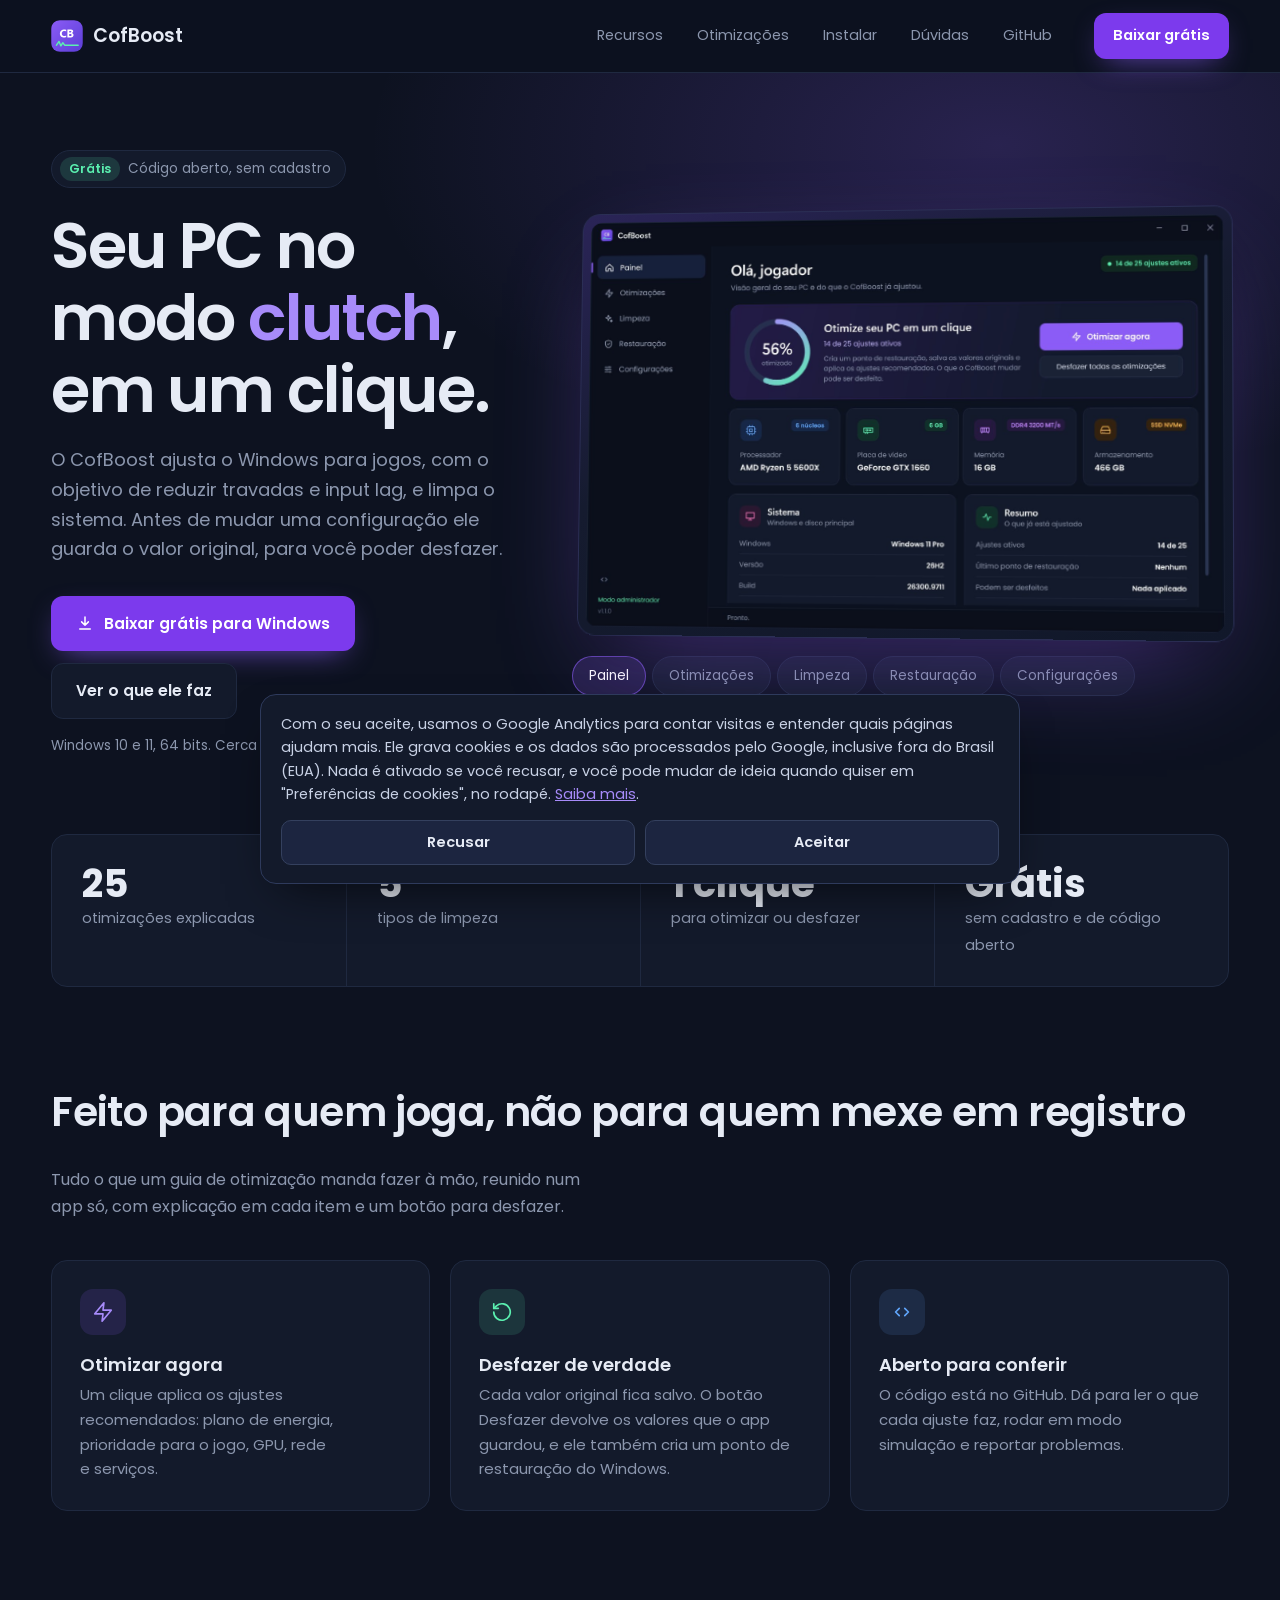
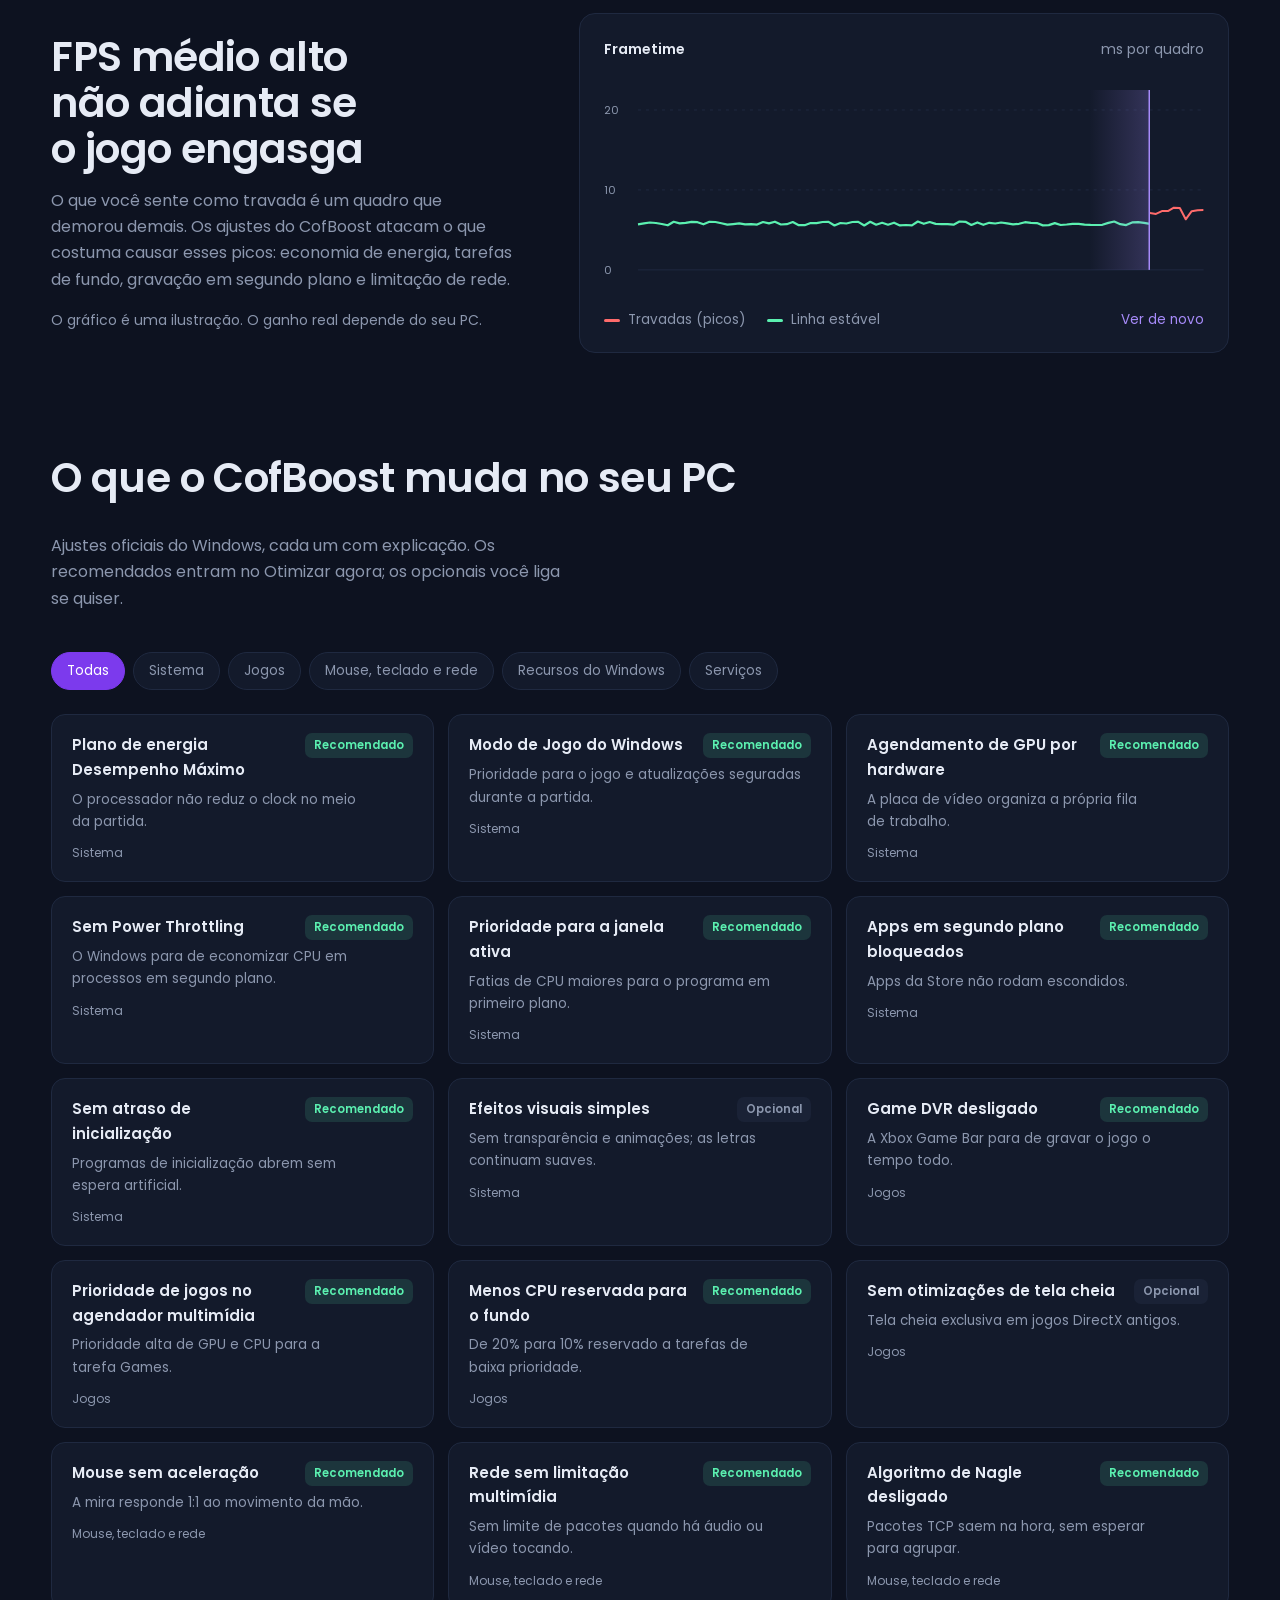
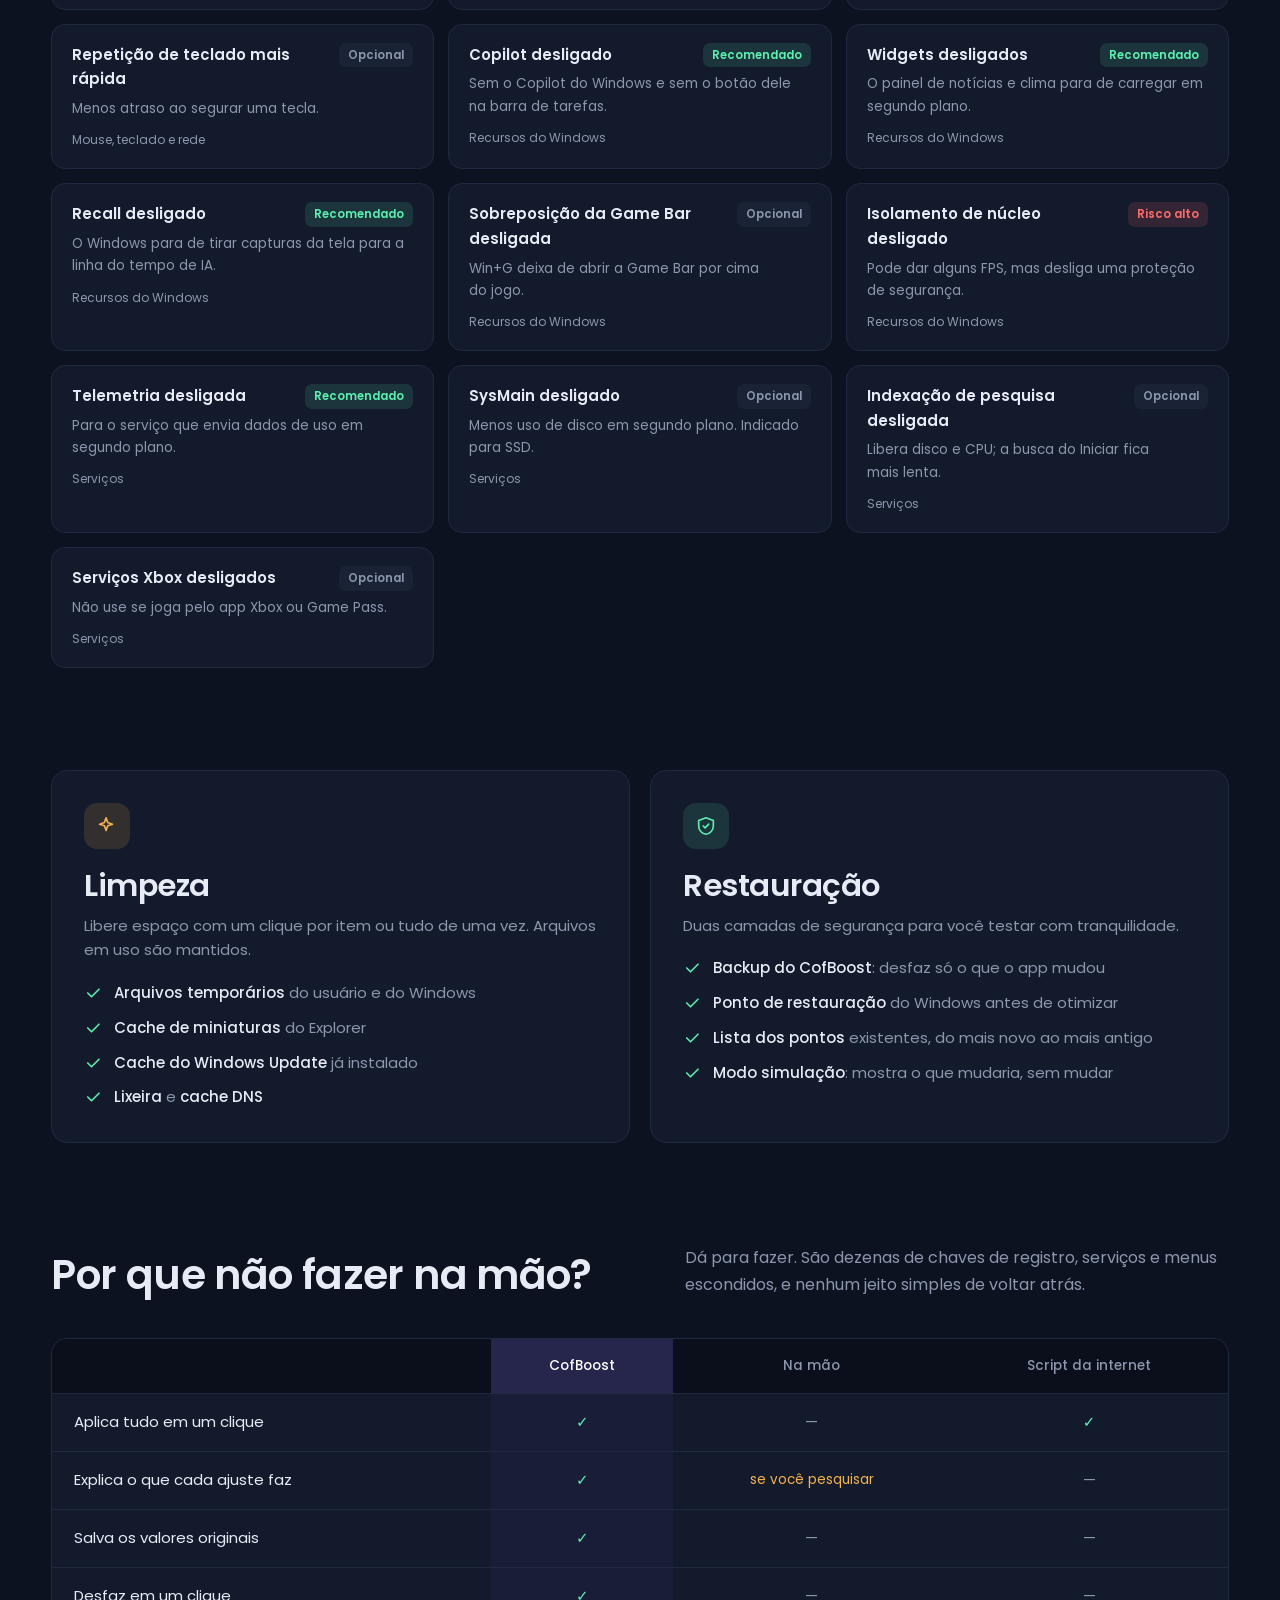
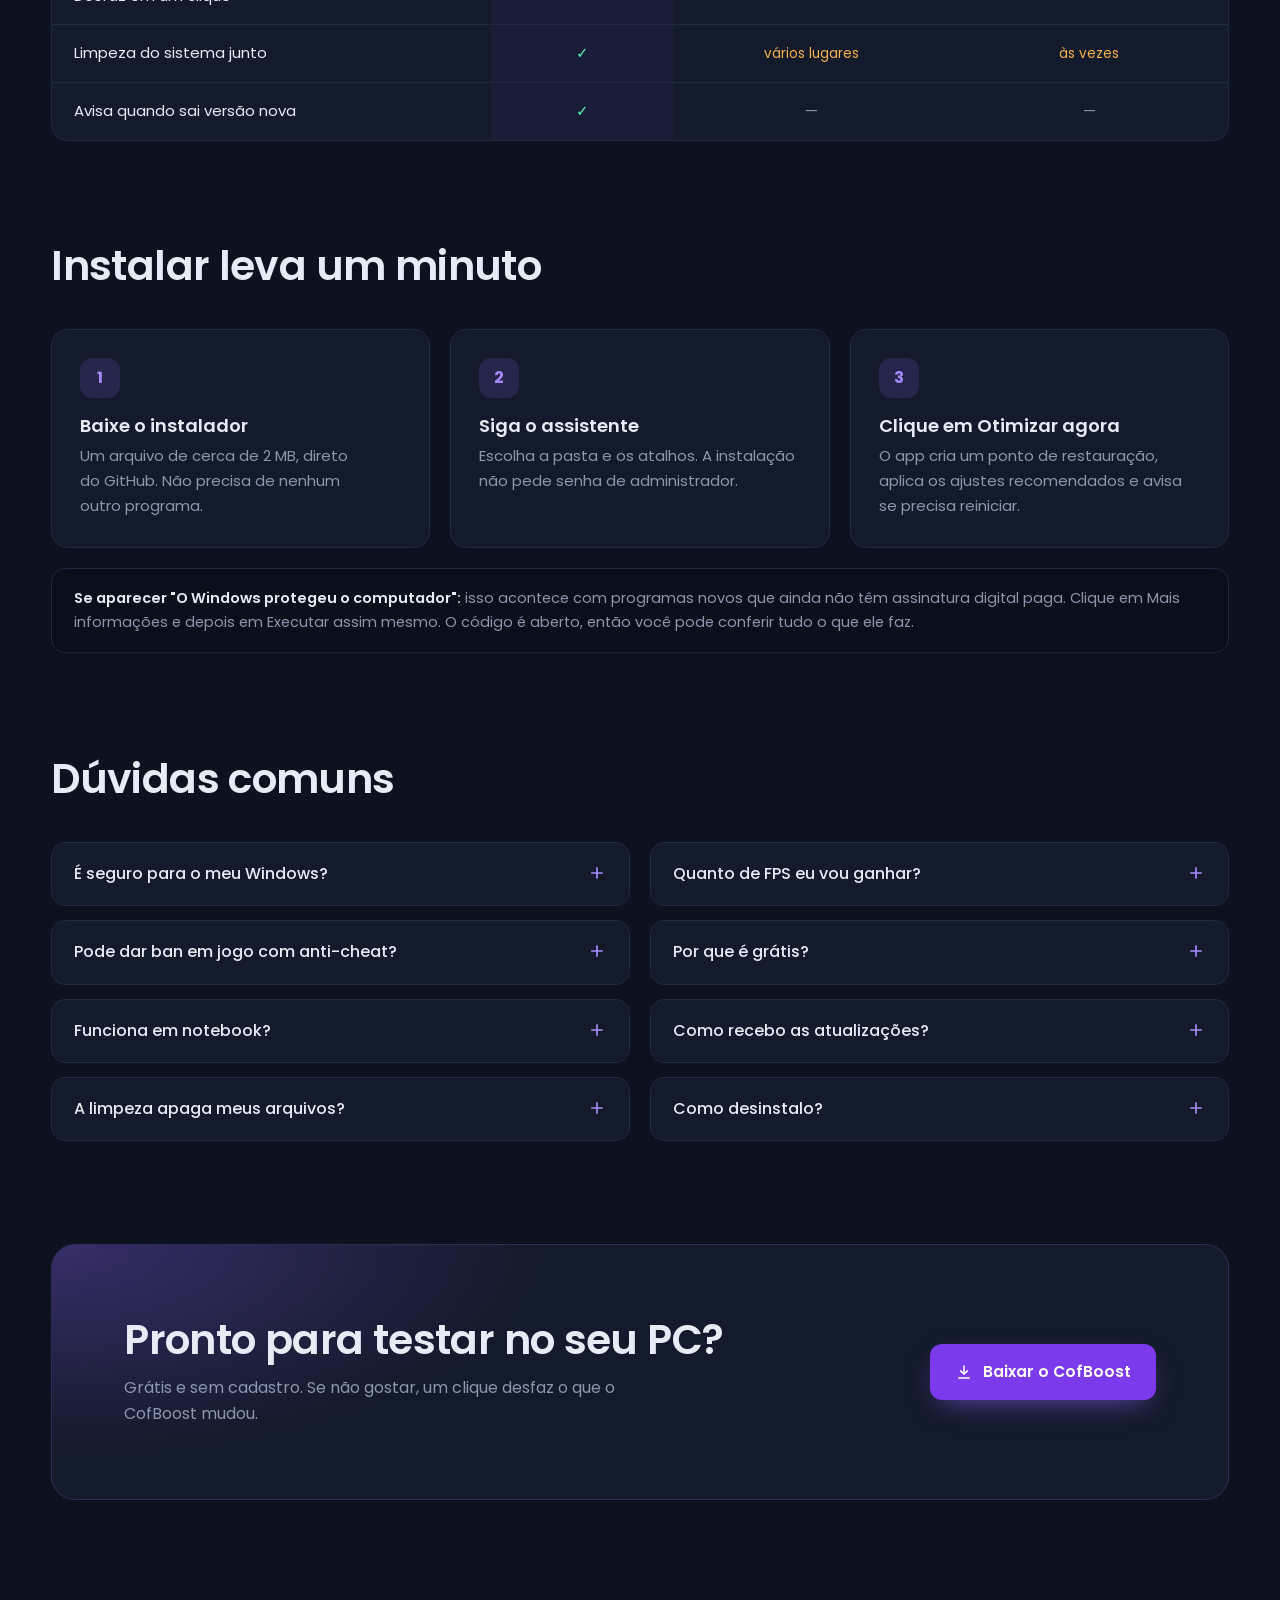
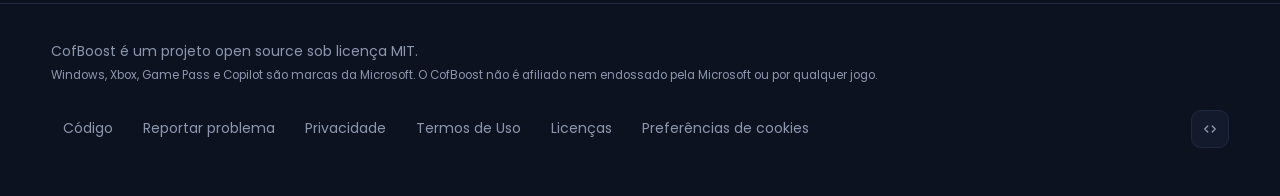
<file: site/index.html>
<!doctype html>
<html lang="pt-BR">
<head>
<meta charset="utf-8">
<meta name="viewport" content="width=device-width, initial-scale=1">
<title>CofBoost: otimizador de Windows para jogos, grátis e open source</title>
<meta name="description" content="CofBoost ajusta o Windows para jogos em um clique, para reduzir travadas e input lag, e limpa o sistema. As mudanças podem ser desfeitas. Grátis e de código aberto.">
<meta property="og:title" content="CofBoost">
<meta property="og:description" content="Otimizador de Windows para jogos. Grátis, open source e com desfazer em um clique.">
<meta property="og:image" content="assets/app-home.jpg">
<meta name="theme-color" content="#0D1220">
<link rel="icon" href="assets/favicon.png">
<link rel="preload" href="assets/fonts/poppins-regular.woff2" as="font" type="font/woff2" crossorigin>
<style>
  /* Poppins servida pelo próprio site (licença OFL, assets/fonts/OFL.txt): nenhuma
     requisição ao Google, então o IP do visitante não é enviado a terceiros. */
  @font-face { font-family: Poppins; font-weight: 400; font-display: swap; src: url(assets/fonts/poppins-regular.woff2) format("woff2"); }
  @font-face { font-family: Poppins; font-weight: 500; font-display: swap; src: url(assets/fonts/poppins-medium.woff2) format("woff2"); }
  @font-face { font-family: Poppins; font-weight: 600; font-display: swap; src: url(assets/fonts/poppins-semibold.woff2) format("woff2"); }
  @font-face { font-family: Poppins; font-weight: 700; font-display: swap; src: url(assets/fonts/poppins-bold.woff2) format("woff2"); }
  :root {
    --bg: #0d1220;
    --bg-2: #0a0f1b;
    --panel: #131a2b;
    --panel-2: #182036;
    --line: #1f2940;
    --ink: #e6ebf5;
    --muted: #8c97ae;
    --violet: #8b5cf6;
    --violet-hi: #a78bfa;
    --violet-btn: #7c3aed;   /* texto branco sobre ele: 5,7:1 (WCAG AA) */
    --stable: #5bf0b0;
    --stutter: #ff6b6b;
    --amber: #f5b14c;
    --blue: #60a5fa;
    --pink: #f472b6;
    --radius: 16px;
    --max: 1520px;
    --gutter: clamp(20px, 4vw, 64px);
  }
  * { box-sizing: border-box; margin: 0; padding: 0; }
  html { scroll-behavior: smooth; }
  body {
    background: var(--bg);
    color: var(--ink);
    font: 16px/1.65 Poppins, system-ui, sans-serif;
    overflow-x: hidden;
    -webkit-font-smoothing: antialiased;
  }
  img { max-width: 100%; height: auto; display: block; }
  a { color: inherit; }
  button { font: inherit; color: inherit; }
  :focus-visible { outline: 2px solid var(--violet-hi); outline-offset: 3px; border-radius: 6px; }
  .wrap { max-width: var(--max); margin: 0 auto; padding: 0 var(--gutter); }
  /* Header e footer ocupam a largura toda da tela */
  .wrap-full { padding: 0 var(--gutter); }
  h1, h2, h3 { line-height: 1.12; font-weight: 600; text-wrap: balance; }
  h2 { font-size: clamp(28px, 3.2vw, 44px); letter-spacing: -0.015em; }
  h3 { font-size: 18px; }
  p { text-wrap: pretty; }
  .muted { color: var(--muted); }
  section { padding: clamp(64px, 8vw, 112px) 0; }
  .section-head { display: flex; justify-content: space-between; align-items: end; gap: 32px; flex-wrap: wrap; margin-bottom: 40px; }
  .section-head p { color: var(--muted); max-width: 34em; }

  /* Botões */
  .btn {
    display: inline-flex; align-items: center; justify-content: center; gap: 10px;
    padding: 14px 24px; border-radius: 12px; font-weight: 600; font-size: 15.5px; text-decoration: none;
    border: 1px solid transparent; cursor: pointer; transition: background-color .15s, border-color .15s, transform .15s;
  }
  .btn svg { width: 18px; height: 18px; flex: none; }
  .btn-main { background: var(--violet-btn); color: #fff; box-shadow: 0 10px 30px -12px rgba(139, 92, 246, .8); }
  .btn-main:hover { background: #6d28d9; transform: translateY(-1px); }
  .btn-alt { background: var(--panel); border-color: var(--line); }
  .btn-alt:hover { background: var(--panel-2); }

  /* Cabeçalho */
  header { position: sticky; top: 0; z-index: 30; background: rgba(13, 18, 32, .82); backdrop-filter: blur(12px); border-bottom: 1px solid var(--line); }
  .nav { display: flex; align-items: center; gap: 28px; height: 72px; }
  .brand { display: flex; align-items: center; gap: 10px; text-decoration: none; font-weight: 600; font-size: 19px; }
  .brand img { width: 32px; height: 32px; border-radius: 9px; }
  .nav-links { display: flex; gap: 6px; margin-left: auto; }
  .nav-links a { text-decoration: none; color: var(--muted); font-size: 14.5px; padding: 8px 14px; border-radius: 999px; transition: background-color .15s, color .15s; }
  .nav-links a:hover { color: var(--ink); background: var(--panel); }
  .nav .btn { padding: 10px 18px; font-size: 14.5px; }
  .menu-btn { display: none; margin-left: auto; background: none; border: 0; cursor: pointer; padding: 8px; }
  .menu-btn svg { width: 24px; height: 24px; display: block; }

  /* Hero */
  .hero { padding: clamp(40px, 6vw, 80px) 0 clamp(48px, 6vw, 88px); position: relative; }
  .hero::before {
    content: ""; position: absolute; inset: 0 0 auto 0; height: 720px; z-index: -1; pointer-events: none;
    background: radial-gradient(900px 480px at 78% 10%, rgba(139, 92, 246, .22), transparent 70%);
  }
  .hero-grid { display: grid; grid-template-columns: minmax(0, 5fr) minmax(0, 7fr); gap: clamp(32px, 4vw, 72px); align-items: center; }
  .pill { display: inline-flex; align-items: center; gap: 8px; padding: 6px 14px 6px 8px; border-radius: 999px; background: var(--panel); border: 1px solid var(--line); font-size: 13.5px; color: var(--muted); }
  .pill b { background: rgba(91, 240, 176, .14); color: var(--stable); padding: 2px 9px; border-radius: 999px; font-weight: 600; font-size: 12.5px; }
  .hero h1 { font-size: clamp(40px, 5vw, 68px); letter-spacing: -0.025em; margin: 22px 0 20px; }
  .hero h1 span { color: var(--violet-hi); }
  .hero .lead { font-size: clamp(16.5px, 1.4vw, 19px); color: var(--muted); max-width: 32em; }
  .hero-actions { display: flex; gap: 12px; flex-wrap: wrap; margin-top: 32px; }
  .hero-note { margin-top: 16px; font-size: 13.5px; color: var(--muted); }

  /* Vitrine do app */
  .showcase { perspective: 1800px; }
  .frame {
    border-radius: 18px; padding: 8px; background: linear-gradient(160deg, #2a2457, #151b2f 45%, #11182a);
    border: 1px solid #2b2f55; box-shadow: 0 40px 100px -30px rgba(139, 92, 246, .45), 0 20px 40px -20px rgba(0, 0, 0, .6);
    transform: rotateY(-6deg) rotateX(3deg); transform-style: preserve-3d; transition: transform .5s cubic-bezier(.2, .7, .2, 1);
  }
  .frame img { border-radius: 12px; transition: opacity .25s ease; }
  .frame img.swap { opacity: 0; }
  .tabs { display: flex; gap: 6px; margin-top: 18px; overflow-x: auto; scrollbar-width: none; padding-bottom: 2px; }
  .tabs::-webkit-scrollbar { display: none; }
  .tab {
    flex: none; background: var(--panel); border: 1px solid var(--line); color: var(--muted);
    padding: 8px 16px; border-radius: 999px; font-size: 13.5px; cursor: pointer; transition: background-color .15s, color .15s, border-color .15s;
  }
  .tab:hover { color: var(--ink); }
  .tab[aria-pressed="true"] { background: rgba(139, 92, 246, .18); border-color: rgba(139, 92, 246, .6); color: #fff; }

  /* Fatos */
  .facts { display: grid; grid-template-columns: repeat(4, 1fr); border: 1px solid var(--line); border-radius: var(--radius); background: var(--panel); overflow: hidden; }
  .fact { padding: 28px 30px; border-left: 1px solid var(--line); }
  .fact:first-child { border-left: 0; }
  .fact b { display: block; font-size: clamp(30px, 3vw, 40px); font-weight: 700; line-height: 1.1; }
  .fact span { color: var(--muted); font-size: 14.5px; }

  /* Cartões de recursos */
  .cards { display: grid; grid-template-columns: repeat(3, 1fr); gap: 20px; }
  .card { background: var(--panel); border: 1px solid var(--line); border-radius: var(--radius); padding: 28px; transition: border-color .2s; }
  .card:hover { border-color: #2e3a5c; }
  .icon { width: 46px; height: 46px; border-radius: 13px; display: grid; place-items: center; margin-bottom: 20px; }
  .icon svg { width: 22px; height: 22px; fill: none; stroke-width: 1.8; stroke-linecap: round; stroke-linejoin: round; }
  .card h3 { margin-bottom: 8px; }
  .card p { color: var(--muted); font-size: 15px; }

  /* Gráfico de frametime */
  .split { display: grid; grid-template-columns: minmax(0, 5fr) minmax(0, 7fr); gap: clamp(32px, 5vw, 80px); align-items: center; }
  .split p { color: var(--muted); margin-top: 16px; max-width: 32em; }
  .hud { background: var(--panel); border: 1px solid var(--line); border-radius: var(--radius); padding: 24px 24px 20px; }
  .hud-top { display: flex; justify-content: space-between; font-size: 14px; color: var(--muted); margin-bottom: 8px; }
  .hud-top b { color: var(--ink); font-weight: 600; }
  .graph { width: 100%; height: auto; display: block; }
  .graph .axis { stroke: var(--line); }
  .graph .axis-label { fill: var(--muted); font: 11px Poppins, sans-serif; }
  .graph .before { fill: none; stroke: var(--stutter); stroke-width: 2; stroke-linejoin: round; }
  .graph .after { fill: none; stroke: var(--stable); stroke-width: 2.2; stroke-linejoin: round; }
  .graph .scan { stroke: var(--violet-hi); stroke-width: 1.5; }
  .legend { display: flex; gap: 22px; margin-top: 10px; font-size: 13.5px; color: var(--muted); flex-wrap: wrap; }
  .legend i { width: 16px; height: 3px; display: inline-block; vertical-align: middle; margin-right: 8px; border-radius: 2px; }
  .replay { background: none; border: 0; color: var(--violet-hi); font-size: 13.5px; cursor: pointer; margin-left: auto; }

  /* Lista de otimizações com filtro */
  .filters { display: flex; gap: 8px; flex-wrap: wrap; margin-bottom: 24px; }
  .chip { background: var(--panel); border: 1px solid var(--line); color: var(--muted); padding: 7px 15px; border-radius: 999px; font-size: 13.5px; cursor: pointer; transition: all .15s; }
  .chip:hover { color: var(--ink); }
  .chip[aria-pressed="true"] { background: var(--violet-btn); border-color: var(--violet-btn); color: #fff; }
  .tweaks { display: grid; grid-template-columns: repeat(3, 1fr); gap: 14px; }
  .tweak { background: var(--panel); border: 1px solid var(--line); border-radius: 14px; padding: 18px 20px; animation: fade .25s ease; }
  .tweak-top { display: flex; justify-content: space-between; gap: 12px; align-items: start; }
  .tweak b { font-weight: 600; font-size: 15px; }
  .tweak p { color: var(--muted); font-size: 13.5px; margin-top: 6px; }
  .tweak small { color: var(--muted); font-size: 12px; display: block; margin-top: 10px; }
  .tag { flex: none; font-size: 11.5px; font-weight: 600; padding: 3px 9px; border-radius: 7px; }
  .tag.rec { background: rgba(91, 240, 176, .12); color: var(--stable); }
  .tag.opt { background: #1a2236; color: var(--muted); }
  .tag.alto { background: rgba(255, 107, 107, .14); color: var(--stutter); }
  @keyframes fade { from { opacity: 0; transform: translateY(4px); } to { opacity: 1; transform: none; } }

  /* Limpeza e restauração */
  .duo { display: grid; grid-template-columns: 1fr 1fr; gap: 20px; }
  .duo .card { padding: 32px; }
  .duo ul { list-style: none; margin-top: 18px; display: grid; gap: 10px; }
  .duo li { display: flex; gap: 12px; align-items: start; color: var(--muted); font-size: 15px; }
  .duo li svg { width: 18px; height: 18px; flex: none; margin-top: 3px; stroke: var(--stable); fill: none; stroke-width: 2.2; stroke-linecap: round; stroke-linejoin: round; }
  .duo li b { color: var(--ink); font-weight: 500; }

  /* Comparativo */
  .compare { border: 1px solid var(--line); border-radius: var(--radius); overflow-x: auto; background: var(--panel); }
  .compare table { width: 100%; border-collapse: collapse; font-size: 15px; min-width: 640px; }
  .compare th, .compare td { padding: 16px 22px; text-align: center; border-bottom: 1px solid var(--line); }
  .compare th:first-child, .compare td:first-child { text-align: left; }
  .compare thead th { font-size: 13.5px; color: var(--muted); font-weight: 500; background: var(--bg-2); }
  .compare thead th.us { color: #fff; background: rgba(139, 92, 246, .16); }
  .compare td.us { background: rgba(139, 92, 246, .06); }
  .compare tr:last-child td { border-bottom: 0; }
  .yes { color: var(--stable); font-weight: 700; }
  .no { color: var(--muted); }
  .meh { color: var(--amber); font-size: 13.5px; }

  /* Instalação */
  .steps { list-style: none; display: grid; grid-template-columns: repeat(3, 1fr); gap: 20px; counter-reset: s; }
  .steps li { counter-increment: s; background: var(--panel); border: 1px solid var(--line); border-radius: var(--radius); padding: 28px; }
  .steps li::before { content: counter(s); display: grid; place-items: center; width: 40px; height: 40px; border-radius: 12px; background: rgba(139, 92, 246, .16); color: var(--violet-hi); font-weight: 700; margin-bottom: 18px; }
  .steps h3 { margin-bottom: 8px; }
  .steps p { color: var(--muted); font-size: 15px; }
  .notice { margin-top: 20px; padding: 18px 22px; border-radius: 14px; background: var(--bg-2); border: 1px solid var(--line); color: var(--muted); font-size: 14.5px; }
  .notice b { color: var(--ink); font-weight: 600; }

  /* FAQ */
  .faq { display: grid; grid-template-columns: 1fr 1fr; gap: 14px 20px; align-items: start; }
  .faq details { background: var(--panel); border: 1px solid var(--line); border-radius: 14px; padding: 0 22px; transition: border-color .2s; }
  .faq details[open] { border-color: rgba(139, 92, 246, .5); }
  .faq summary { list-style: none; cursor: pointer; padding: 18px 0; font-weight: 500; display: flex; justify-content: space-between; gap: 16px; }
  .faq summary::-webkit-details-marker { display: none; }
  .faq summary svg { width: 20px; height: 20px; flex: none; stroke: var(--violet-hi); fill: none; stroke-width: 2; transition: transform .2s; margin-top: 2px; }
  .faq details[open] summary svg { transform: rotate(45deg); }
  .faq details p { color: var(--muted); font-size: 15px; padding-bottom: 20px; }

  /* CTA final e rodapé */
  .final {
    border-radius: 24px; padding: clamp(40px, 6vw, 72px); display: grid; grid-template-columns: 1fr auto; gap: 32px; align-items: center;
    background: radial-gradient(700px 300px at 0% 0%, rgba(139, 92, 246, .3), transparent 70%), var(--panel); border: 1px solid #2b2f55;
  }
  .final p { color: var(--muted); margin-top: 12px; max-width: 34em; }
  footer { border-top: 1px solid var(--line); padding: 36px 0 48px; color: var(--muted); font-size: 14px; }
  .foot { display: flex; justify-content: space-between; align-items: center; gap: 24px; flex-wrap: wrap; }
  .foot nav { display: flex; gap: 6px; flex-wrap: wrap; }
  .foot nav a { text-decoration: none; padding: 6px 12px; border-radius: 8px; }
  .foot nav a:hover { color: var(--ink); background: var(--panel); }
  .linklike { background: none; border: 0; color: inherit; font: inherit; padding: 6px 12px; border-radius: 8px; cursor: pointer; }
  .linklike:hover { color: var(--ink); background: var(--panel); }
  .social { display: flex; gap: 6px; }
  .social a { width: 38px; height: 38px; border-radius: 10px; display: grid; place-items: center; background: var(--panel); border: 1px solid var(--line); }
  .social a:hover { border-color: #2e3a5c; color: var(--ink); }
  .social svg { width: 18px; height: 18px; fill: none; stroke: currentColor; stroke-width: 1.8; stroke-linecap: round; stroke-linejoin: round; }
  [hidden] { display: none !important; }
  .sr { position: absolute; width: 1px; height: 1px; overflow: hidden; clip: rect(0 0 0 0); white-space: nowrap; }
  .skip { position: absolute; left: 16px; top: -60px; z-index: 50; background: var(--violet-btn); color: #fff; padding: 10px 16px; border-radius: 10px; font-weight: 600; text-decoration: none; }
  .skip:focus { top: 12px; }
  main:focus { outline: none; }

  /* Entrada do topo (só uma vez, ao abrir) */
  .intro { animation: intro .6s ease both; }
  .intro-2 { animation-delay: .08s; } .intro-3 { animation-delay: .16s; } .intro-4 { animation-delay: .24s; }
  @keyframes intro { from { opacity: 0; transform: translateY(12px); } to { opacity: 1; transform: none; } }
  @media (prefers-reduced-motion: reduce) {
    html { scroll-behavior: auto; }
    .intro, .tweak { animation: none; }
    .frame { transform: none !important; transition: none; }
    .frame img, .faq summary svg { transition: none; }
  }

  /* Tablet */
  @media (max-width: 1080px) {
    .hero-grid, .split { grid-template-columns: minmax(0, 1fr); }   /* minmax: as abas roláveis não alargam a coluna */
    .frame { transform: none; }
    .cards, .tweaks { grid-template-columns: 1fr 1fr; }
    .facts { grid-template-columns: 1fr 1fr; }
    .fact:nth-child(3) { border-left: 0; }
    .fact:nth-child(n + 3) { border-top: 1px solid var(--line); }
    .final { grid-template-columns: 1fr; }
  }
  /* Celular */
  @media (max-width: 760px) {
    body { font-size: 15.5px; }
    .nav-links {
      display: none; position: absolute; top: 72px; left: 0; right: 0; flex-direction: column; gap: 2px; margin: 0;
      background: var(--bg-2); border-bottom: 1px solid var(--line); padding: 10px var(--gutter) 16px;
    }
    .nav-links.open { display: flex; }
    .nav-links a { padding: 12px 10px; }
    .menu-btn { display: block; }
    .nav > .btn { display: none; }
    .cards, .tweaks, .duo, .steps, .faq { grid-template-columns: minmax(0, 1fr); }
    .fact { padding: 20px; }
    .hero-actions .btn { flex: 1 1 100%; }
    .section-head { margin-bottom: 28px; }
  }
</style>
</head>
<body>
<a class="skip" href="#conteudo">Pular para o conteúdo</a>

<header>
  <div class="wrap-full nav">
    <a href="#" class="brand"><img src="assets/favicon.png" alt="" width="32" height="32">CofBoost</a>
    <nav class="nav-links" id="nav-links" aria-label="Seções">
      <a href="#recursos">Recursos</a>
      <a href="#otimizacoes">Otimizações</a>
      <a href="#instalar">Instalar</a>
      <a href="#faq">Dúvidas</a>
      <a class="js-repo" href="#">GitHub</a>
    </nav>
    <a class="btn btn-main js-download" href="#">Baixar grátis</a>
    <button class="menu-btn" id="menu-btn" aria-label="Abrir menu" aria-expanded="false" aria-controls="nav-links">
      <svg viewBox="0 0 24 24" fill="none" stroke="currentColor" stroke-width="2" stroke-linecap="round"><path d="M4 7h16M4 12h16M4 17h16"/></svg>
    </button>
  </div>
</header>

<main id="conteudo" tabindex="-1">
  <section class="hero">
    <div class="wrap hero-grid">
      <div>
        <span class="pill intro"><b>Grátis</b>Código aberto, sem cadastro</span>
        <h1 class="intro intro-2">Seu PC no modo <span>clutch</span>, em um clique.</h1>
        <p class="lead intro intro-3">O CofBoost ajusta o Windows para jogos, com o objetivo de reduzir travadas e input lag, e limpa o sistema. Antes de mudar uma configuração ele guarda o valor original, para você poder desfazer.</p>
        <div class="hero-actions intro intro-4">
          <a class="btn btn-main js-download" href="#">
            <svg viewBox="0 0 24 24" fill="none" stroke="currentColor" stroke-width="2" stroke-linecap="round" stroke-linejoin="round"><path d="M12 4v11m0 0-4.5-4.5M12 15l4.5-4.5M5 20h14"/></svg>
            Baixar grátis para Windows
          </a>
          <a class="btn btn-alt" href="#recursos">Ver o que ele faz</a>
        </div>
        <p class="hero-note intro intro-4">Windows 10 e 11, 64 bits. Cerca de 2 MB.</p>
      </div>
      <div class="showcase intro intro-3">
        <div class="frame" id="frame"><img id="shot" src="assets/app-home.jpg" alt="Painel do CofBoost" width="1600" height="1031"></div>
        <div class="tabs" role="group" aria-label="Escolher tela do app" id="tabs"></div>
      </div>
    </div>
  </section>

  <div class="wrap">
    <div class="facts" id="facts"></div>
  </div>

  <section id="recursos">
    <div class="wrap">
      <div class="section-head">
        <h2>Feito para quem joga, não para quem mexe em registro</h2>
        <p>Tudo o que um guia de otimização manda fazer à mão, reunido num app só, com explicação em cada item e um botão para desfazer.</p>
      </div>
      <div class="cards">
        <article class="card">
          <div class="icon" style="background: rgba(139,92,246,.14)"><svg viewBox="0 0 24 24" style="stroke: var(--violet-hi)"><path d="M13 2 3 14h9l-1 8 10-12h-9z"/></svg></div>
          <h3>Otimizar agora</h3>
          <p>Um clique aplica os ajustes recomendados: plano de energia, prioridade para o jogo, GPU, rede e serviços.</p>
        </article>
        <article class="card">
          <div class="icon" style="background: rgba(91,240,176,.12)"><svg viewBox="0 0 24 24" style="stroke: var(--stable)"><path d="M3 12a9 9 0 1 0 3-6.7L3 8"/><path d="M3 3v5h5"/></svg></div>
          <h3>Desfazer de verdade</h3>
          <p>Cada valor original fica salvo. O botão Desfazer devolve os valores que o app guardou, e ele também cria um ponto de restauração do Windows.</p>
        </article>
        <article class="card">
          <div class="icon" style="background: rgba(96,165,250,.12)"><svg viewBox="0 0 24 24" style="stroke: var(--blue)"><path d="m9 8-4 4 4 4M15 8l4 4-4 4"/></svg></div>
          <h3>Aberto para conferir</h3>
          <p>O código está no GitHub. Dá para ler o que cada ajuste faz, rodar em modo simulação e reportar problemas.</p>
        </article>
      </div>
    </div>
  </section>

  <section style="padding-top: 0">
    <div class="wrap split">
      <div>
        <h2>FPS médio alto não adianta se o jogo engasga</h2>
        <p>O que você sente como travada é um quadro que demorou demais. Os ajustes do CofBoost atacam o que costuma causar esses picos: economia de energia, tarefas de fundo, gravação em segundo plano e limitação de rede.</p>
        <p style="font-size: 14px">O gráfico é uma ilustração. O ganho real depende do seu PC.</p>
      </div>
      <figure class="hud" aria-label="Gráfico ilustrativo de frametime antes e depois">
        <div class="hud-top"><b>Frametime</b><span>ms por quadro</span></div>
        <svg class="graph" id="graph" viewBox="0 0 600 230" aria-hidden="true">
          <defs>
            <linearGradient id="glow" x1="0" x2="1"><stop offset="0" stop-color="#a78bfa" stop-opacity="0"/><stop offset="1" stop-color="#a78bfa" stop-opacity=".22"/></linearGradient>
            <clipPath id="clipBefore"><rect id="cb" x="34" y="0" width="566" height="230">
              <animate class="sweep" attributeName="x" from="34" to="600" begin="indefinite" dur="1.8s" fill="freeze" calcMode="spline" keyTimes="0;1" keySplines="0.33 1 0.68 1"/>
              <animate class="sweep" attributeName="width" from="566" to="0" begin="indefinite" dur="1.8s" fill="freeze" calcMode="spline" keyTimes="0;1" keySplines="0.33 1 0.68 1"/>
            </rect></clipPath>
            <clipPath id="clipAfter"><rect id="ca" x="0" y="0" width="34" height="230">
              <animate class="sweep" attributeName="width" from="34" to="600" begin="indefinite" dur="1.8s" fill="freeze" calcMode="spline" keyTimes="0;1" keySplines="0.33 1 0.68 1"/>
            </rect></clipPath>
          </defs>
          <line class="axis" x1="34" y1="200" x2="600" y2="200"/>
          <line class="axis" x1="34" y1="120" x2="600" y2="120" stroke-dasharray="3 5"/>
          <line class="axis" x1="34" y1="40" x2="600" y2="40" stroke-dasharray="3 5"/>
          <text class="axis-label" x="0" y="204">0</text>
          <text class="axis-label" x="0" y="124">10</text>
          <text class="axis-label" x="0" y="44">20</text>
          <path class="before" id="lineBefore" clip-path="url(#clipBefore)"/>
          <path class="after" id="lineAfter" clip-path="url(#clipAfter)"/>
          <g id="scanner" opacity="0">
            <animate class="sweep" attributeName="opacity" values="0;1;1;0" keyTimes="0;0.05;0.9;1" begin="indefinite" dur="1.8s" fill="freeze"/>
            <rect x="-26" y="20" width="60" height="180" fill="url(#glow)"/>
            <line class="scan" x1="34" y1="20" x2="34" y2="200"/>
            <animateTransform class="sweep" attributeName="transform" type="translate" from="0 0" to="566 0" begin="indefinite" dur="1.8s" fill="freeze" calcMode="spline" keyTimes="0;1" keySplines="0.33 1 0.68 1"/>
          </g>
        </svg>
        <div class="legend">
          <span><i style="background: var(--stutter)"></i>Travadas (picos)</span>
          <span><i style="background: var(--stable)"></i>Linha estável</span>
          <button class="replay" id="replay" type="button">Ver de novo</button>
        </div>
      </figure>
    </div>
  </section>

  <section id="otimizacoes" style="padding-top: 0">
    <div class="wrap">
      <div class="section-head">
        <h2>O que o CofBoost muda no seu PC</h2>
        <p>Ajustes oficiais do Windows, cada um com explicação. Os recomendados entram no Otimizar agora; os opcionais você liga se quiser.</p>
      </div>
      <div class="filters" id="filters" role="group" aria-label="Filtrar por categoria"></div>
      <div class="tweaks" id="tweaks"></div>
    </div>
  </section>

  <section style="padding-top: 0">
    <div class="wrap duo">
      <article class="card">
        <div class="icon" style="background: rgba(245,177,76,.14)"><svg viewBox="0 0 24 24" style="stroke: var(--amber)"><path d="M11 3l1.8 5.2L18 10l-5.2 1.8L11 17l-1.8-5.2L4 10l5.2-1.8z"/></svg></div>
        <h2 style="font-size: clamp(24px, 2.4vw, 32px)">Limpeza</h2>
        <p class="muted" style="margin-top: 10px">Libere espaço com um clique por item ou tudo de uma vez. Arquivos em uso são mantidos.</p>
        <ul>
          <li><svg viewBox="0 0 24 24"><path d="m5 12 5 5L20 7"/></svg><span><b>Arquivos temporários</b> do usuário e do Windows</span></li>
          <li><svg viewBox="0 0 24 24"><path d="m5 12 5 5L20 7"/></svg><span><b>Cache de miniaturas</b> do Explorer</span></li>
          <li><svg viewBox="0 0 24 24"><path d="m5 12 5 5L20 7"/></svg><span><b>Cache do Windows Update</b> já instalado</span></li>
          <li><svg viewBox="0 0 24 24"><path d="m5 12 5 5L20 7"/></svg><span><b>Lixeira</b> e <b>cache DNS</b></span></li>
        </ul>
      </article>
      <article class="card">
        <div class="icon" style="background: rgba(91,240,176,.12)"><svg viewBox="0 0 24 24" style="stroke: var(--stable)"><path d="M12 3 4 6v6c0 4.5 3.4 8.3 8 9 4.6-.7 8-4.5 8-9V6z"/><path d="m9 12 2 2 4-4"/></svg></div>
        <h2 style="font-size: clamp(24px, 2.4vw, 32px)">Restauração</h2>
        <p class="muted" style="margin-top: 10px">Duas camadas de segurança para você testar com tranquilidade.</p>
        <ul>
          <li><svg viewBox="0 0 24 24"><path d="m5 12 5 5L20 7"/></svg><span><b>Backup do CofBoost</b>: desfaz só o que o app mudou</span></li>
          <li><svg viewBox="0 0 24 24"><path d="m5 12 5 5L20 7"/></svg><span><b>Ponto de restauração</b> do Windows antes de otimizar</span></li>
          <li><svg viewBox="0 0 24 24"><path d="m5 12 5 5L20 7"/></svg><span><b>Lista dos pontos</b> existentes, do mais novo ao mais antigo</span></li>
          <li><svg viewBox="0 0 24 24"><path d="m5 12 5 5L20 7"/></svg><span><b>Modo simulação</b>: mostra o que mudaria, sem mudar</span></li>
        </ul>
      </article>
    </div>
  </section>

  <section style="padding-top: 0">
    <div class="wrap">
      <div class="section-head">
        <h2>Por que não fazer na mão?</h2>
        <p>Dá para fazer. São dezenas de chaves de registro, serviços e menus escondidos, e nenhum jeito simples de voltar atrás.</p>
      </div>
      <div class="compare">
        <table>
          <caption class="sr">Comparação entre o CofBoost, fazer na mão e scripts da internet</caption><thead><tr><th scope="col"><span class="sr">Recurso</span></th><th scope="col" class="us">CofBoost</th><th scope="col">Na mão</th><th scope="col">Script da internet</th></tr></thead>
          <tbody>
            <tr><td>Aplica tudo em um clique</td><td class="us yes"><span aria-hidden="true">✓</span><span class="sr">Sim</span></td><td class="no"><span aria-hidden="true">—</span><span class="sr">Não</span></td><td class="yes"><span aria-hidden="true">✓</span><span class="sr">Sim</span></td></tr>
            <tr><td>Explica o que cada ajuste faz</td><td class="us yes"><span aria-hidden="true">✓</span><span class="sr">Sim</span></td><td class="meh">se você pesquisar</td><td class="no"><span aria-hidden="true">—</span><span class="sr">Não</span></td></tr>
            <tr><td>Salva os valores originais</td><td class="us yes"><span aria-hidden="true">✓</span><span class="sr">Sim</span></td><td class="no"><span aria-hidden="true">—</span><span class="sr">Não</span></td><td class="no"><span aria-hidden="true">—</span><span class="sr">Não</span></td></tr>
            <tr><td>Desfaz em um clique</td><td class="us yes"><span aria-hidden="true">✓</span><span class="sr">Sim</span></td><td class="no"><span aria-hidden="true">—</span><span class="sr">Não</span></td><td class="no"><span aria-hidden="true">—</span><span class="sr">Não</span></td></tr>
            <tr><td>Limpeza do sistema junto</td><td class="us yes"><span aria-hidden="true">✓</span><span class="sr">Sim</span></td><td class="meh">vários lugares</td><td class="meh">às vezes</td></tr>
            <tr><td>Avisa quando sai versão nova</td><td class="us yes"><span aria-hidden="true">✓</span><span class="sr">Sim</span></td><td class="no"><span aria-hidden="true">—</span><span class="sr">Não</span></td><td class="no"><span aria-hidden="true">—</span><span class="sr">Não</span></td></tr>
          </tbody>
        </table>
      </div>
    </div>
  </section>

  <section id="instalar" style="padding-top: 0">
    <div class="wrap">
      <div class="section-head"><h2>Instalar leva um minuto</h2></div>
      <ol class="steps">
        <li><h3>Baixe o instalador</h3><p>Um arquivo de cerca de 2 MB, direto do GitHub. Não precisa de nenhum outro programa.</p></li>
        <li><h3>Siga o assistente</h3><p>Escolha a pasta e os atalhos. A instalação não pede senha de administrador.</p></li>
        <li><h3>Clique em Otimizar agora</h3><p>O app cria um ponto de restauração, aplica os ajustes recomendados e avisa se precisa reiniciar.</p></li>
      </ol>
      <p class="notice"><b>Se aparecer "O Windows protegeu o computador":</b> isso acontece com programas novos que ainda não têm assinatura digital paga. Clique em Mais informações e depois em Executar assim mesmo. O código é aberto, então você pode conferir tudo o que ele faz.</p>
    </div>
  </section>

  <section id="faq" style="padding-top: 0">
    <div class="wrap">
      <div class="section-head"><h2>Dúvidas comuns</h2></div>
      <div class="faq" id="faq-list"></div>
    </div>
  </section>

  <section style="padding-top: 0">
    <div class="wrap">
      <div class="final">
        <div>
          <h2>Pronto para testar no seu PC?</h2>
          <p>Grátis e sem cadastro. Se não gostar, um clique desfaz o que o CofBoost mudou.</p>
        </div>
        <a class="btn btn-main js-download" href="#">
          <svg viewBox="0 0 24 24" fill="none" stroke="currentColor" stroke-width="2" stroke-linecap="round" stroke-linejoin="round"><path d="M12 4v11m0 0-4.5-4.5M12 15l4.5-4.5M5 20h14"/></svg>
          Baixar o CofBoost
        </a>
      </div>
    </div>
  </section>
</main>

<footer>
  <div class="wrap-full foot">
    <div><span>CofBoost é um projeto open source sob licença MIT.</span><br><small class="muted">Windows, Xbox, Game Pass e Copilot são marcas da Microsoft. O CofBoost não é afiliado nem endossado pela Microsoft ou por qualquer jogo.</small></div>
    <nav aria-label="Links">
      <a class="js-repo" href="#">Código</a>
      <a class="js-issues" href="#">Reportar problema</a>
      <a href="privacidade.html">Privacidade</a>
      <a href="termos.html">Termos de Uso</a>
      <a href="licencas.html">Licenças</a>
      <button type="button" class="js-cookie-prefs linklike" hidden>Preferências de cookies</button>
    </nav>
    <div class="social" id="social"></div>
  </div>
</footer>

<script>
  // ===================== CONFIGURAÇÃO: edite aqui =====================
  const CONFIG = {
    repo: "https://github.com/freitasscaio/cofboost",
    download: "https://github.com/freitasscaio/cofboost/releases/latest/download/CofBoost-Setup.exe",
    // Redes sociais: link vazio = ícone escondido.
    instagram: "",
    youtube: "",
    discord: "",
  };
  // ====================================================================

  const $ = (s) => document.querySelector(s);
  const esc = (s) => String(s).replace(/[&<>"]/g, (c) => ({ "&": "&amp;", "<": "&lt;", ">": "&gt;", '"': "&quot;" })[c]);
  const reduced = matchMedia("(prefers-reduced-motion: reduce)").matches;
  const setHref = (cls, url) => document.querySelectorAll(cls).forEach((a) => (a.href = url));
  setHref(".js-download", CONFIG.download);
  setHref(".js-repo", CONFIG.repo);
  setHref(".js-issues", CONFIG.repo + "/issues");
  setHref(".js-license", CONFIG.repo + "/blob/main/LICENSE");

  // Redes sociais no rodapé
  const SOCIAL = {
    instagram: ["Instagram", '<path d="M7 3h10a4 4 0 0 1 4 4v10a4 4 0 0 1-4 4H7a4 4 0 0 1-4-4V7a4 4 0 0 1 4-4z"/><circle cx="12" cy="12" r="4"/><path d="M17.4 6.6h.1"/>'],
    youtube: ["YouTube", '<path d="M4 6.5c3-.9 13-.9 16 0 1.3.4 1.8 2 1.8 5.5s-.5 5.1-1.8 5.5c-3 .9-13 .9-16 0C2.7 17.1 2.2 15.5 2.2 12s.5-5.1 1.8-5.5z"/><path d="m10 9 5 3-5 3z"/>'],
    discord: ["Discord", '<path d="M8.5 5.5c-1.9.4-3.4 1-4.7 1.9-1.7 2.8-2.2 5.8-1.7 8.8 1.5 1.2 3.1 1.9 4.8 2.3L8 16.6m8 0 1.1 1.9c1.7-.4 3.3-1.1 4.8-2.3.5-3-.0-6-1.7-8.8-1.3-.9-2.8-1.5-4.7-1.9M6.6 16c3.4 1.6 7.4 1.6 10.8 0M7.4 7.3c3-1 6.2-1 9.2 0"/><circle cx="9.2" cy="12.3" r="1.3"/><circle cx="14.8" cy="12.3" r="1.3"/>'],
    github: ["GitHub", '<path d="m9 8-4 4 4 4M15 8l4 4-4 4"/>'],
  };
  const links = { instagram: CONFIG.instagram, youtube: CONFIG.youtube, discord: CONFIG.discord, github: CONFIG.repo };
  $("#social").innerHTML = Object.entries(SOCIAL).filter(([k]) => links[k]).map(([k, [label, icon]]) =>
    `<a href="${esc(links[k])}" aria-label="${label}" title="${label}" target="_blank" rel="noopener"><svg viewBox="0 0 24 24">${icon}</svg></a>`).join("");

  // Fatos (só números reais)
  const FACTS = [["25", "otimizações explicadas"], ["5", "tipos de limpeza"], ["1 clique", "para otimizar ou desfazer"], ["Grátis", "sem cadastro e de código aberto"]];
  $("#facts").innerHTML = FACTS.map(([n, t]) => `<div class="fact"><b>${esc(n)}</b><span>${esc(t)}</span></div>`).join("");

  // Vitrine com as telas do app
  const SHOTS = [
    ["Painel", "assets/app-home.jpg"], ["Otimizações", "assets/app-tweaks.jpg"], ["Limpeza", "assets/app-clean.jpg"],
    ["Restauração", "assets/app-restore.jpg"], ["Configurações", "assets/app-settings.jpg"],
  ];
  const tabs = $("#tabs"), shot = $("#shot");
  tabs.innerHTML = SHOTS.map(([n, src], i) => `<button class="tab" type="button" aria-pressed="${i === 0}" data-src="${src}" data-alt="Tela ${esc(n)} do CofBoost">${esc(n)}</button>`).join("");
  tabs.addEventListener("click", (e) => {
    const tab = e.target.closest(".tab"); if (!tab) return;
    tabs.querySelectorAll(".tab").forEach((t) => t.setAttribute("aria-pressed", t === tab));
    if (shot.getAttribute("src") === tab.dataset.src) return;
    shot.classList.add("swap");
    setTimeout(() => {
      const show = () => shot.classList.remove("swap");
      shot.onload = show; shot.src = tab.dataset.src; shot.alt = tab.dataset.alt;
      if (shot.complete) show(); setTimeout(show, 700);
    }, 160);
  });
  SHOTS.slice(1).forEach(([, src]) => { const i = new Image(); i.src = src; });   // pré-carrega

  // Inclinação leve do print seguindo o mouse (só em telas grandes)
  const frame = $("#frame");
  if (!reduced && matchMedia("(min-width: 1081px) and (pointer: fine)").matches) {
    const box = frame.parentElement;
    box.addEventListener("mousemove", (e) => {
      const r = box.getBoundingClientRect();
      const x = (e.clientX - r.left) / r.width - 0.5, y = (e.clientY - r.top) / r.height - 0.5;
      frame.style.transform = `rotateY(${(-6 + x * 8).toFixed(2)}deg) rotateX(${(3 - y * 6).toFixed(2)}deg)`;
    });
    box.addEventListener("mouseleave", () => (frame.style.transform = ""));
  }

  // Lista de otimizações (mesmo catálogo de src/Tweaks.ps1). tag: rec, opt ou alto.
  const TWEAKS = [
    ["Sistema", "Plano de energia Desempenho Máximo", "O processador não reduz o clock no meio da partida.", "rec"],
    ["Sistema", "Modo de Jogo do Windows", "Prioridade para o jogo e atualizações seguradas durante a partida.", "rec"],
    ["Sistema", "Agendamento de GPU por hardware", "A placa de vídeo organiza a própria fila de trabalho.", "rec"],
    ["Sistema", "Sem Power Throttling", "O Windows para de economizar CPU em processos em segundo plano.", "rec"],
    ["Sistema", "Prioridade para a janela ativa", "Fatias de CPU maiores para o programa em primeiro plano.", "rec"],
    ["Sistema", "Apps em segundo plano bloqueados", "Apps da Store não rodam escondidos.", "rec"],
    ["Sistema", "Sem atraso de inicialização", "Programas de inicialização abrem sem espera artificial.", "rec"],
    ["Sistema", "Efeitos visuais simples", "Sem transparência e animações; as letras continuam suaves.", "opt"],
    ["Jogos", "Game DVR desligado", "A Xbox Game Bar para de gravar o jogo o tempo todo.", "rec"],
    ["Jogos", "Prioridade de jogos no agendador multimídia", "Prioridade alta de GPU e CPU para a tarefa Games.", "rec"],
    ["Jogos", "Menos CPU reservada para o fundo", "De 20% para 10% reservado a tarefas de baixa prioridade.", "rec"],
    ["Jogos", "Sem otimizações de tela cheia", "Tela cheia exclusiva em jogos DirectX antigos.", "opt"],
    ["Mouse, teclado e rede", "Mouse sem aceleração", "A mira responde 1:1 ao movimento da mão.", "rec"],
    ["Mouse, teclado e rede", "Rede sem limitação multimídia", "Sem limite de pacotes quando há áudio ou vídeo tocando.", "rec"],
    ["Mouse, teclado e rede", "Algoritmo de Nagle desligado", "Pacotes TCP saem na hora, sem esperar para agrupar.", "rec"],
    ["Mouse, teclado e rede", "Repetição de teclado mais rápida", "Menos atraso ao segurar uma tecla.", "opt"],
    ["Recursos do Windows", "Copilot desligado", "Sem o Copilot do Windows e sem o botão dele na barra de tarefas.", "rec"],
    ["Recursos do Windows", "Widgets desligados", "O painel de notícias e clima para de carregar em segundo plano.", "rec"],
    ["Recursos do Windows", "Recall desligado", "O Windows para de tirar capturas da tela para a linha do tempo de IA.", "rec"],
    ["Recursos do Windows", "Sobreposição da Game Bar desligada", "Win+G deixa de abrir a Game Bar por cima do jogo.", "opt"],
    ["Recursos do Windows", "Isolamento de núcleo desligado", "Pode dar alguns FPS, mas desliga uma proteção de segurança.", "alto"],
    ["Serviços", "Telemetria desligada", "Para o serviço que envia dados de uso em segundo plano.", "rec"],
    ["Serviços", "SysMain desligado", "Menos uso de disco em segundo plano. Indicado para SSD.", "opt"],
    ["Serviços", "Indexação de pesquisa desligada", "Libera disco e CPU; a busca do Iniciar fica mais lenta.", "opt"],
    ["Serviços", "Serviços Xbox desligados", "Não use se joga pelo app Xbox ou Game Pass.", "opt"],
  ];
  const TAG = { rec: "Recomendado", opt: "Opcional", alto: "Risco alto" };
  const cats = ["Todas", ...new Set(TWEAKS.map((t) => t[0]))];
  const filters = $("#filters"), list = $("#tweaks");
  filters.innerHTML = cats.map((c, i) => `<button class="chip" type="button" aria-pressed="${i === 0}" data-cat="${esc(c)}">${esc(c)}</button>`).join("");
  function renderTweaks(cat) {
    list.innerHTML = TWEAKS.filter((t) => cat === "Todas" || t[0] === cat).map(([c, name, desc, tag]) => `
      <div class="tweak"><div class="tweak-top"><b>${esc(name)}</b><span class="tag ${tag}">${TAG[tag]}</span></div>
      <p>${esc(desc)}</p>${cat === "Todas" ? `<small>${esc(c)}</small>` : ""}</div>`).join("");
  }
  filters.addEventListener("click", (e) => {
    const chip = e.target.closest(".chip"); if (!chip) return;
    filters.querySelectorAll(".chip").forEach((c) => c.setAttribute("aria-pressed", c === chip));
    renderTweaks(chip.dataset.cat);
  });
  renderTweaks("Todas");

  // FAQ
  const FAQ = [
    ["É seguro para o meu Windows?", "O CofBoost só muda configurações oficiais do Windows: registro, plano de energia e serviços. Ele salva cada valor original antes de mudar e cria um ponto de restauração. O botão Desfazer volta as configurações que o CofBoost alterou. Mesmo assim, mudanças no sistema sempre têm algum risco: leia os Termos de Uso e, na dúvida, use o modo simulação primeiro."],
    ["Quanto de FPS eu vou ganhar?", "Depende do PC. Quem usa o Windows como veio de fábrica, notebook ou muitos programas em segundo plano costuma notar mais. Em PCs já ajustados, a diferença aparece mais como estabilidade e menos input lag. Meça no mesmo jogo, antes e depois."],
    ["Pode dar ban em jogo com anti-cheat?", "O CofBoost não abre, modifica nem injeta nada nos jogos. Ele mexe só em configurações do Windows, as mesmas que você poderia mudar manualmente. Como cada jogo tem as próprias regras, não podemos garantir como um anti-cheat vai reagir: na dúvida, consulte o suporte do jogo."],
    ["Por que é grátis?", "O projeto está em fase de testes e é de código aberto. Usar, estudar e modificar o código é livre pela licença MIT."],
    ["Funciona em notebook?", "Sim, em qualquer PC com Windows 10 ou 11 de 64 bits. O plano Desempenho Máximo gasta mais bateria, então jogue na tomada."],
    ["Como recebo as atualizações?", "Ao abrir, o app consulta o GitHub. Quando sai uma versão nova, aparece um aviso com o botão Atualizar agora: ele baixa o instalador oficial, confere a integridade e reinstala sozinho."],
    ["A limpeza apaga meus arquivos?", "Não. Ela só mexe em pastas temporárias, caches do Windows e na Lixeira. A Lixeira é esvaziada só quando você clica, e arquivos em uso são mantidos."],
    ["Como desinstalo?", "Pelo Windows, em Configurações, Aplicativos instalados, CofBoost. O desinstalador pergunta se você quer reverter as otimizações antes de remover o programa."],
  ];
  const plus = '<svg viewBox="0 0 24 24" aria-hidden="true"><path d="M12 5v14M5 12h14"/></svg>';
  $("#faq-list").innerHTML = FAQ.map(([q, a]) => `<details><summary>${esc(q)}${plus}</summary><p>${esc(a)}</p></details>`).join("");

  // Gráfico de frametime: linha com picos; a varredura a deixa estável quando o gráfico aparece na tela.
  (function graph() {
    const X0 = 34, X1 = 600, Y0 = 200, PX = 8, N = 96;
    let seed = 7;
    const rand = () => (seed = (seed * 16807) % 2147483647) / 2147483647;
    const before = [], after = [];
    for (let i = 0; i < N; i++) {
      let b = 7 + (rand() - 0.5) * 1.6;
      if (i % 13 === 5 || i % 29 === 17) b = 15 + rand() * 9;
      else if (rand() < 0.08) b += 3 + rand() * 3;
      before.push(b); after.push(5.8 + (rand() - 0.5) * 0.5);
    }
    const path = (arr) => arr.map((v, i) => (i ? "L" : "M") + (X0 + (i / (N - 1)) * (X1 - X0)).toFixed(1) + " " + (Y0 - v * PX).toFixed(1)).join("");
    $("#lineBefore").setAttribute("d", path(before));
    $("#lineAfter").setAttribute("d", path(after));
    const sweeps = [...document.querySelectorAll("#graph .sweep")];
    const play = () => { try { sweeps.forEach((a) => a.beginElement()); } catch (e) { done(); } };
    const done = () => { $("#cb").setAttribute("width", 0); $("#ca").setAttribute("width", 600); };
    if (reduced) { sweeps.forEach((a) => a.remove()); done(); $("#replay").hidden = true; return; }
    $("#replay").addEventListener("click", play);
    if ("IntersectionObserver" in window) {
      const io = new IntersectionObserver((entries) => { if (entries.some((e) => e.isIntersecting)) { setTimeout(play, 300); io.disconnect(); } }, { threshold: 0.5 });
      io.observe($("#graph"));
    } else play();
  })();

  // Menu no celular
  const menuBtn = $("#menu-btn"), navLinks = $("#nav-links");
  menuBtn.addEventListener("click", () => menuBtn.setAttribute("aria-expanded", navLinks.classList.toggle("open")));
  navLinks.querySelectorAll("a").forEach((a) => a.addEventListener("click", () => { navLinks.classList.remove("open"); menuBtn.setAttribute("aria-expanded", false); }));
</script>
<script src="assets/consent.js" data-ga-id="G-Y3P20BKMM7" defer></script>
</body>
</html>
</file>
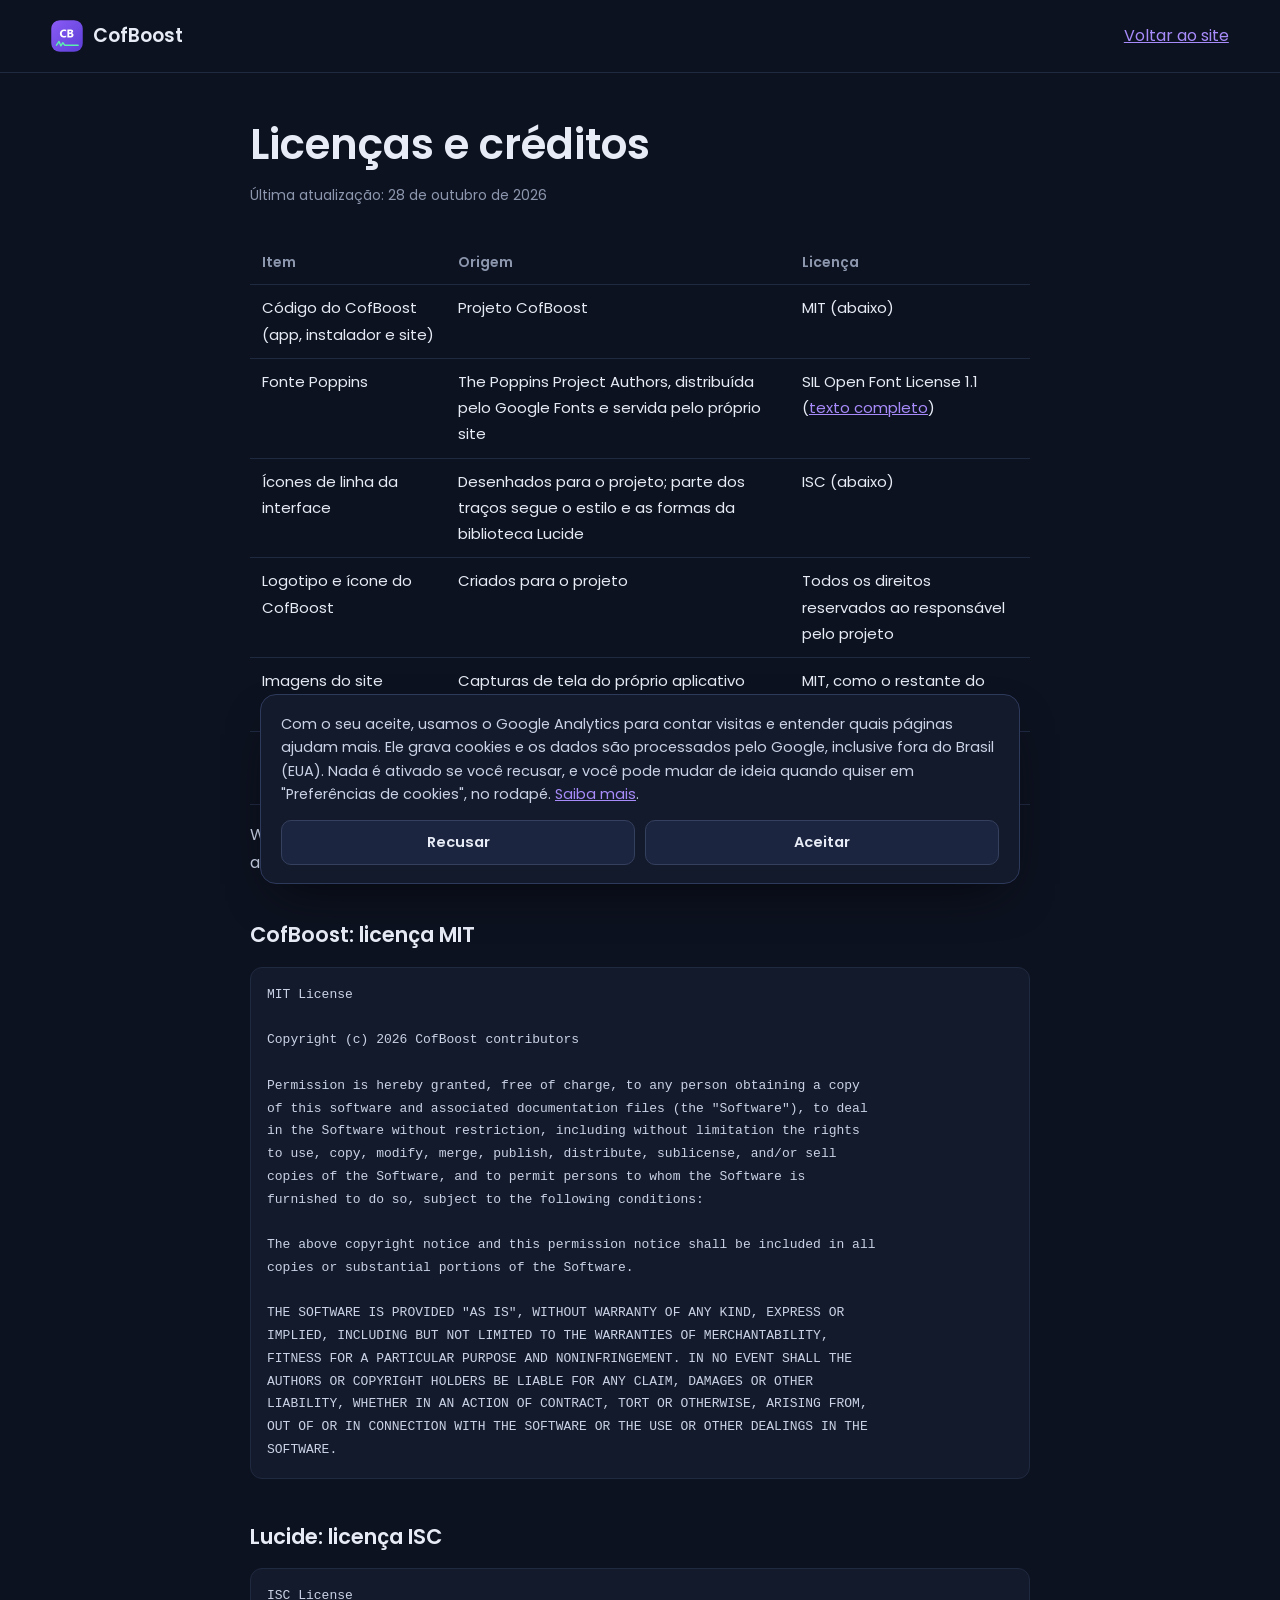
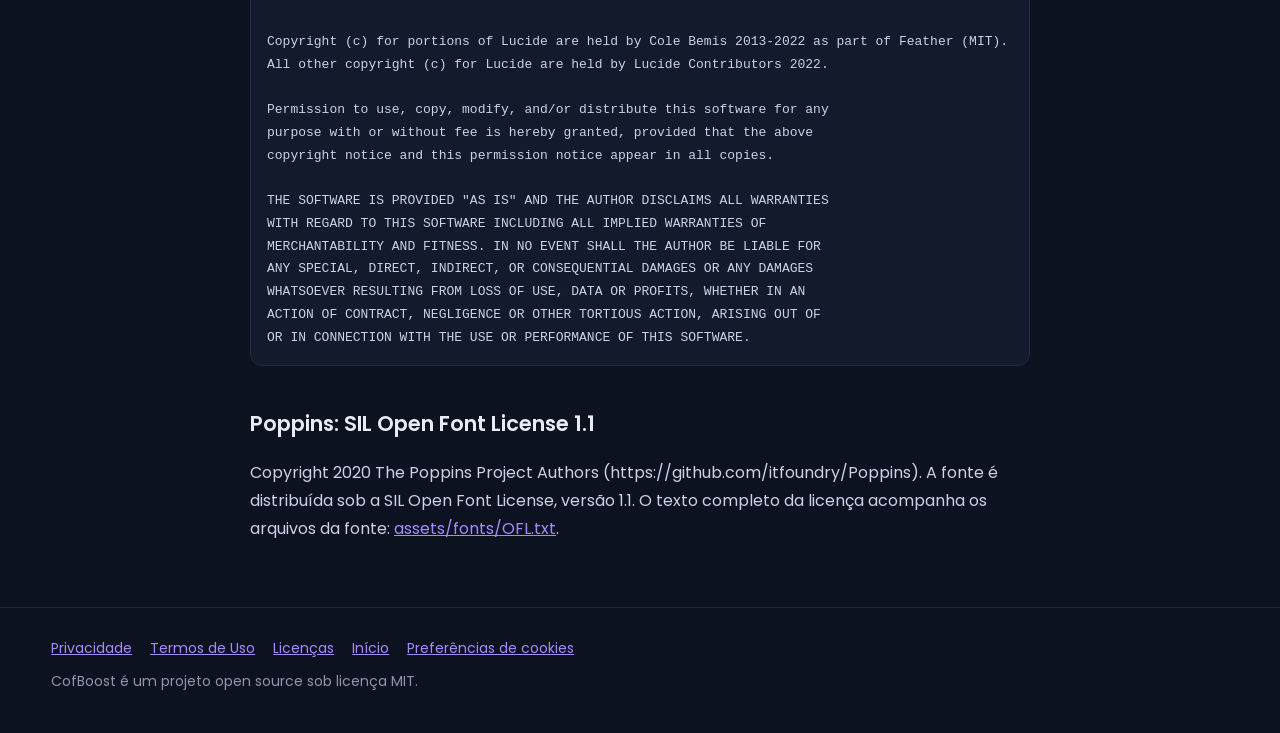
<file: site/licencas.html>
<!doctype html>
<html lang="pt-BR">
<head>
<meta charset="utf-8">
<meta name="viewport" content="width=device-width, initial-scale=1">
<title>Licenças | CofBoost</title>
<meta name="description" content="Licença do CofBoost e créditos de fontes, ícones e imagens usados no site e no aplicativo.">
<meta name="theme-color" content="#0D1220">
<link rel="icon" href="assets/favicon.png">
<link rel="stylesheet" href="assets/legal.css">
</head>
<body>
<a class="skip" href="#conteudo">Pular para o conteúdo</a>
<header><div class="top"><a class="brand" href="index.html"><img src="assets/favicon.png" alt="" width="32" height="32">CofBoost</a><a href="index.html">Voltar ao site</a></div></header>

<main id="conteudo" tabindex="-1">
  <h1>Licenças e créditos</h1>
  <p class="updated">Última atualização: 28 de outubro de 2026</p>

  <table>
    <thead><tr><th scope="col">Item</th><th scope="col">Origem</th><th scope="col">Licença</th></tr></thead>
    <tbody>
      <tr><td>Código do CofBoost (app, instalador e site)</td><td>Projeto CofBoost</td><td>MIT (abaixo)</td></tr>
      <tr><td>Fonte Poppins</td><td>The Poppins Project Authors, distribuída pelo Google Fonts e servida pelo próprio site</td><td>SIL Open Font License 1.1 (<a href="assets/fonts/OFL.txt">texto completo</a>)</td></tr>
      <tr><td>Ícones de linha da interface</td><td>Desenhados para o projeto; parte dos traços segue o estilo e as formas da biblioteca Lucide</td><td>ISC (abaixo)</td></tr>
      <tr><td>Logotipo e ícone do CofBoost</td><td>Criados para o projeto</td><td>Todos os direitos reservados ao responsável pelo projeto</td></tr>
      <tr><td>Imagens do site</td><td>Capturas de tela do próprio aplicativo CofBoost</td><td>MIT, como o restante do projeto</td></tr>
      <tr><td>Ícones de Instagram, YouTube e Discord</td><td>Versões simplificadas, usadas só para indicar o link para o perfil do projeto</td><td>As marcas pertencem aos seus donos</td></tr>
    </tbody>
  </table>
  <p>Windows, Xbox, Game Pass e Copilot são marcas da Microsoft Corporation. O CofBoost não é afiliado nem endossado pela Microsoft.</p>

  <h2>CofBoost: licença MIT</h2>
<pre>MIT License

Copyright (c) 2026 CofBoost contributors

Permission is hereby granted, free of charge, to any person obtaining a copy
of this software and associated documentation files (the "Software"), to deal
in the Software without restriction, including without limitation the rights
to use, copy, modify, merge, publish, distribute, sublicense, and/or sell
copies of the Software, and to permit persons to whom the Software is
furnished to do so, subject to the following conditions:

The above copyright notice and this permission notice shall be included in all
copies or substantial portions of the Software.

THE SOFTWARE IS PROVIDED "AS IS", WITHOUT WARRANTY OF ANY KIND, EXPRESS OR
IMPLIED, INCLUDING BUT NOT LIMITED TO THE WARRANTIES OF MERCHANTABILITY,
FITNESS FOR A PARTICULAR PURPOSE AND NONINFRINGEMENT. IN NO EVENT SHALL THE
AUTHORS OR COPYRIGHT HOLDERS BE LIABLE FOR ANY CLAIM, DAMAGES OR OTHER
LIABILITY, WHETHER IN AN ACTION OF CONTRACT, TORT OR OTHERWISE, ARISING FROM,
OUT OF OR IN CONNECTION WITH THE SOFTWARE OR THE USE OR OTHER DEALINGS IN THE
SOFTWARE.</pre>

  <h2>Lucide: licença ISC</h2>
<pre>ISC License

Copyright (c) for portions of Lucide are held by Cole Bemis 2013-2022 as part of Feather (MIT).
All other copyright (c) for Lucide are held by Lucide Contributors 2022.

Permission to use, copy, modify, and/or distribute this software for any
purpose with or without fee is hereby granted, provided that the above
copyright notice and this permission notice appear in all copies.

THE SOFTWARE IS PROVIDED "AS IS" AND THE AUTHOR DISCLAIMS ALL WARRANTIES
WITH REGARD TO THIS SOFTWARE INCLUDING ALL IMPLIED WARRANTIES OF
MERCHANTABILITY AND FITNESS. IN NO EVENT SHALL THE AUTHOR BE LIABLE FOR
ANY SPECIAL, DIRECT, INDIRECT, OR CONSEQUENTIAL DAMAGES OR ANY DAMAGES
WHATSOEVER RESULTING FROM LOSS OF USE, DATA OR PROFITS, WHETHER IN AN
ACTION OF CONTRACT, NEGLIGENCE OR OTHER TORTIOUS ACTION, ARISING OUT OF
OR IN CONNECTION WITH THE USE OR PERFORMANCE OF THIS SOFTWARE.</pre>

  <h2>Poppins: SIL Open Font License 1.1</h2>
  <p>Copyright 2020 The Poppins Project Authors (https://github.com/itfoundry/Poppins). A fonte é distribuída sob a SIL Open Font License, versão 1.1. O texto completo da licença acompanha os arquivos da fonte: <a href="assets/fonts/OFL.txt">assets/fonts/OFL.txt</a>.</p>
</main>

<footer><nav aria-label="Documentos"><a href="privacidade.html">Privacidade</a><a href="termos.html">Termos de Uso</a><a href="licencas.html" aria-current="page">Licenças</a><a href="index.html">Início</a><button type="button" class="js-cookie-prefs linklike" hidden>Preferências de cookies</button></nav>CofBoost é um projeto open source sob licença MIT.</footer>
<script src="assets/consent.js" data-ga-id="G-Y3P20BKMM7" defer></script>
</body>
</html>
</file>
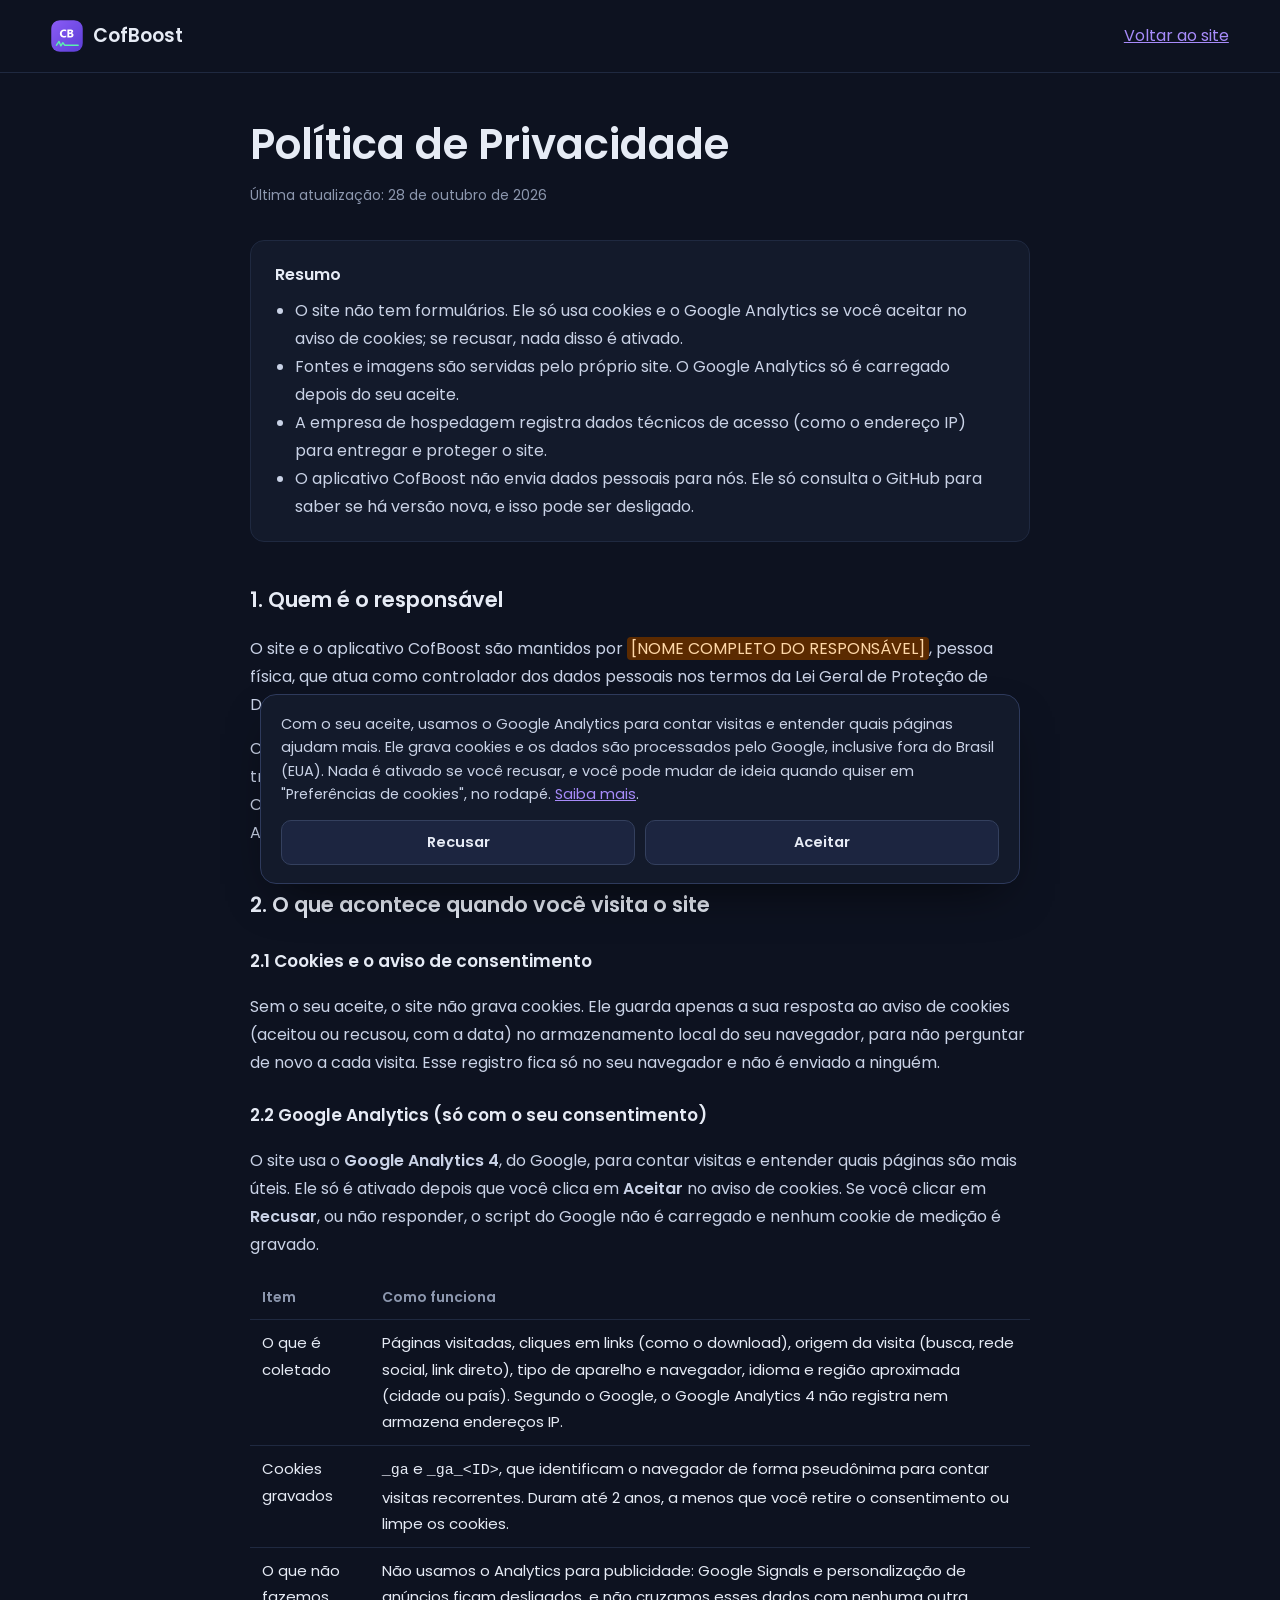
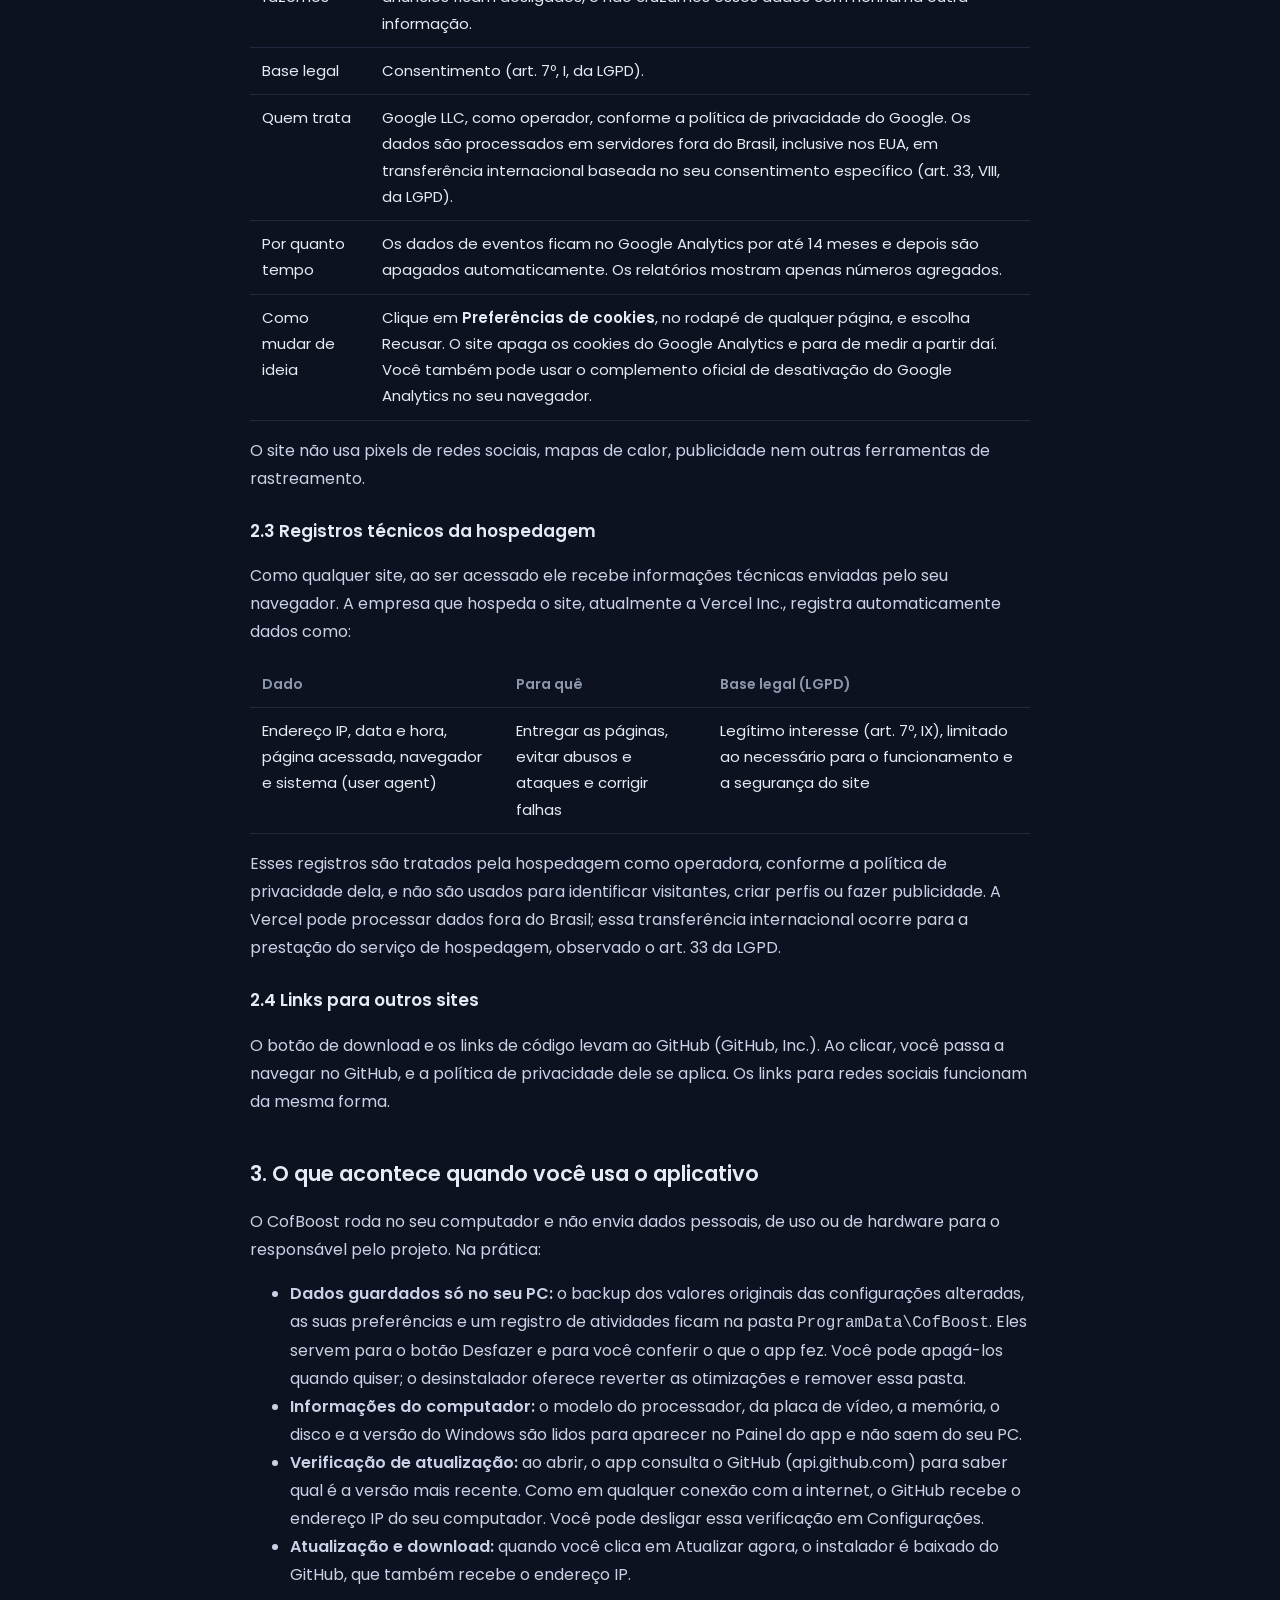
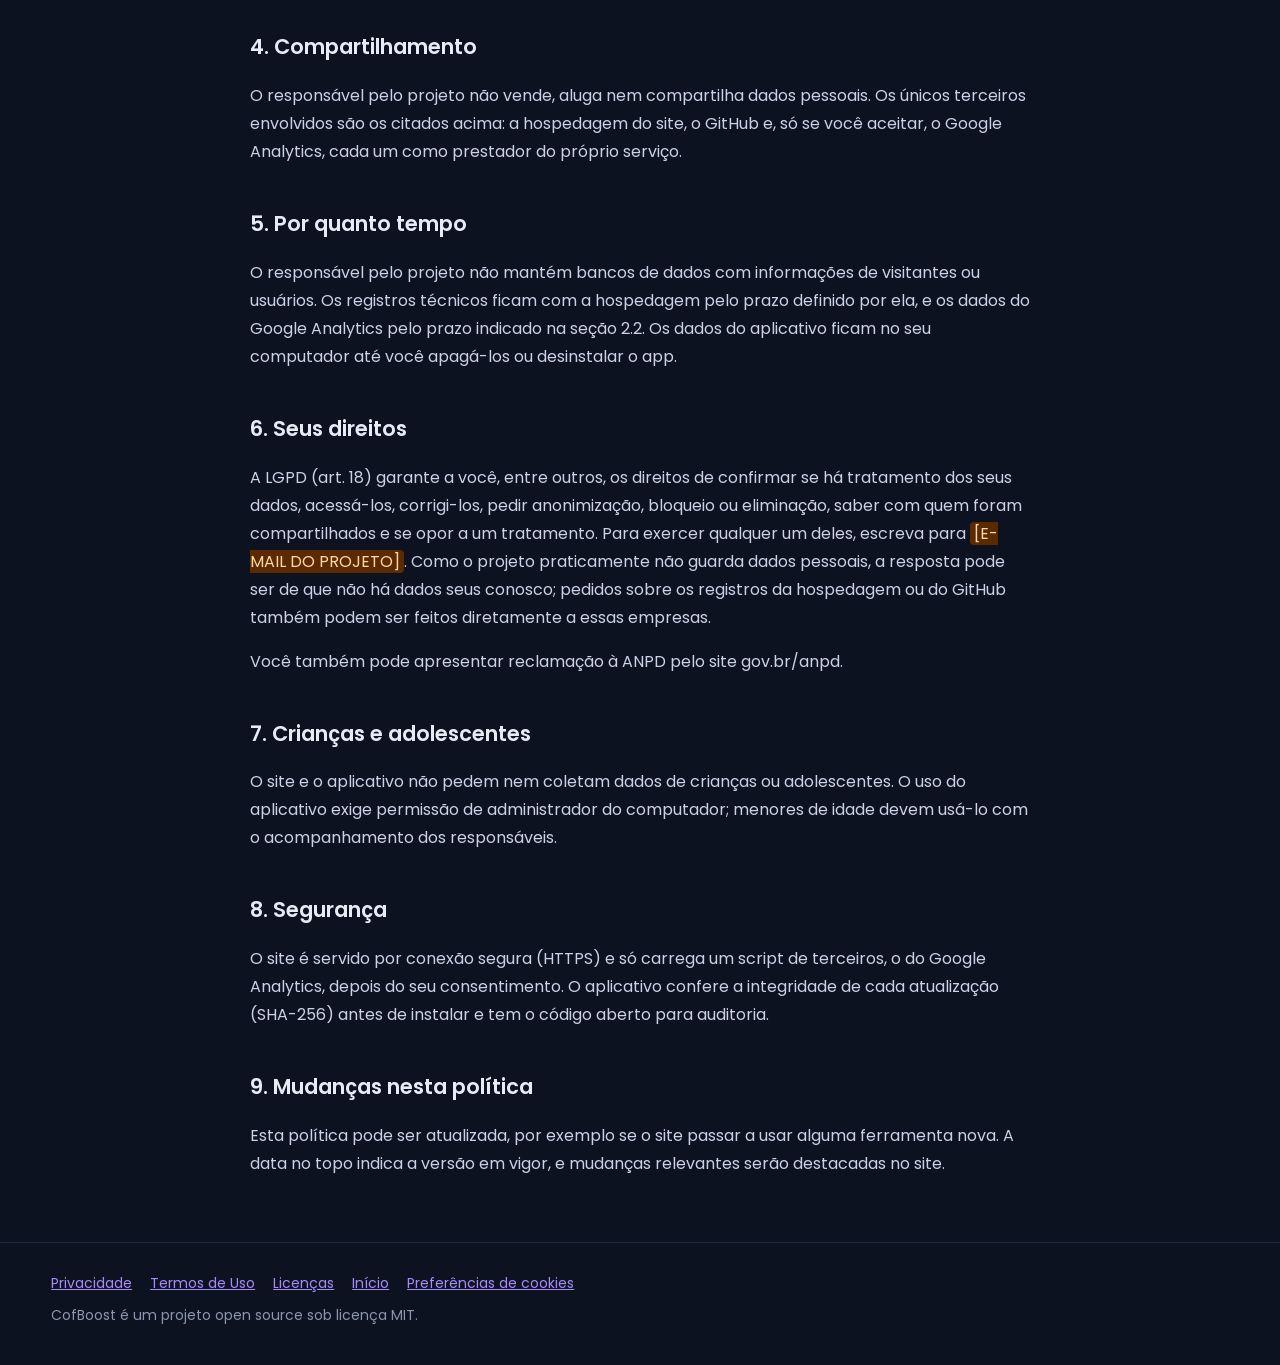
<file: site/privacidade.html>
<!doctype html>
<html lang="pt-BR">
<head>
<meta charset="utf-8">
<meta name="viewport" content="width=device-width, initial-scale=1">
<title>Política de Privacidade | CofBoost</title>
<meta name="description" content="Como o site e o aplicativo CofBoost tratam dados pessoais, de acordo com a LGPD.">
<meta name="theme-color" content="#0D1220">
<link rel="icon" href="assets/favicon.png">
<link rel="stylesheet" href="assets/legal.css">
</head>
<body>
<a class="skip" href="#conteudo">Pular para o conteúdo</a>
<header><div class="top"><a class="brand" href="index.html"><img src="assets/favicon.png" alt="" width="32" height="32">CofBoost</a><a href="index.html">Voltar ao site</a></div></header>

<main id="conteudo" tabindex="-1">
  <h1>Política de Privacidade</h1>
  <p class="updated">Última atualização: 28 de outubro de 2026</p>

  <div class="summary">
    <strong>Resumo</strong>
    <ul>
      <li>O site não tem formulários. Ele só usa cookies e o Google Analytics se você aceitar no aviso de cookies; se recusar, nada disso é ativado.</li>
      <li>Fontes e imagens são servidas pelo próprio site. O Google Analytics só é carregado depois do seu aceite.</li>
      <li>A empresa de hospedagem registra dados técnicos de acesso (como o endereço IP) para entregar e proteger o site.</li>
      <li>O aplicativo CofBoost não envia dados pessoais para nós. Ele só consulta o GitHub para saber se há versão nova, e isso pode ser desligado.</li>
    </ul>
  </div>

  <h2>1. Quem é o responsável</h2>
  <p>O site e o aplicativo CofBoost são mantidos por <mark class="todo">[NOME COMPLETO DO RESPONSÁVEL]</mark>, pessoa física, que atua como controlador dos dados pessoais nos termos da Lei Geral de Proteção de Dados Pessoais (Lei nº 13.709/2018, "LGPD").</p>
  <p>Canal de contato para assuntos de privacidade: <mark class="todo">[E-MAIL DO PROJETO]</mark>. Como agente de tratamento de pequeno porte, o responsável pode não indicar um encarregado (Resolução CD/ANPD nº 2/2022); este canal cumpre a função de comunicação com os titulares e com a Autoridade Nacional de Proteção de Dados (ANPD).</p>

  <h2>2. O que acontece quando você visita o site</h2>
  <h3>2.1 Cookies e o aviso de consentimento</h3>
  <p>Sem o seu aceite, o site não grava cookies. Ele guarda apenas a sua resposta ao aviso de cookies (aceitou ou recusou, com a data) no armazenamento local do seu navegador, para não perguntar de novo a cada visita. Esse registro fica só no seu navegador e não é enviado a ninguém.</p>
  <h3>2.2 Google Analytics (só com o seu consentimento)</h3>
  <p id="analytics">O site usa o <strong>Google Analytics 4</strong>, do Google, para contar visitas e entender quais páginas são mais úteis. Ele só é ativado depois que você clica em <strong>Aceitar</strong> no aviso de cookies. Se você clicar em <strong>Recusar</strong>, ou não responder, o script do Google não é carregado e nenhum cookie de medição é gravado.</p>
  <table>
    <thead><tr><th scope="col">Item</th><th scope="col">Como funciona</th></tr></thead>
    <tbody>
      <tr><td>O que é coletado</td><td>Páginas visitadas, cliques em links (como o download), origem da visita (busca, rede social, link direto), tipo de aparelho e navegador, idioma e região aproximada (cidade ou país). Segundo o Google, o Google Analytics 4 não registra nem armazena endereços IP.</td></tr>
      <tr><td>Cookies gravados</td><td><code>_ga</code> e <code>_ga_&lt;ID&gt;</code>, que identificam o navegador de forma pseudônima para contar visitas recorrentes. Duram até 2 anos, a menos que você retire o consentimento ou limpe os cookies.</td></tr>
      <tr><td>O que não fazemos</td><td>Não usamos o Analytics para publicidade: Google Signals e personalização de anúncios ficam desligados, e não cruzamos esses dados com nenhuma outra informação.</td></tr>
      <tr><td>Base legal</td><td>Consentimento (art. 7º, I, da LGPD).</td></tr>
      <tr><td>Quem trata</td><td>Google LLC, como operador, conforme a política de privacidade do Google. Os dados são processados em servidores fora do Brasil, inclusive nos EUA, em transferência internacional baseada no seu consentimento específico (art. 33, VIII, da LGPD).</td></tr>
      <tr><td>Por quanto tempo</td><td>Os dados de eventos ficam no Google Analytics por até 14 meses e depois são apagados automaticamente. Os relatórios mostram apenas números agregados.</td></tr>
      <tr><td>Como mudar de ideia</td><td>Clique em <strong>Preferências de cookies</strong>, no rodapé de qualquer página, e escolha Recusar. O site apaga os cookies do Google Analytics e para de medir a partir daí. Você também pode usar o complemento oficial de desativação do Google Analytics no seu navegador.</td></tr>
    </tbody>
  </table>
  <p>O site não usa pixels de redes sociais, mapas de calor, publicidade nem outras ferramentas de rastreamento.</p>
  <h3>2.3 Registros técnicos da hospedagem</h3>
  <p>Como qualquer site, ao ser acessado ele recebe informações técnicas enviadas pelo seu navegador. A empresa que hospeda o site, atualmente a Vercel Inc., registra automaticamente dados como:</p>
  <table>
    <thead><tr><th scope="col">Dado</th><th scope="col">Para quê</th><th scope="col">Base legal (LGPD)</th></tr></thead>
    <tbody>
      <tr><td>Endereço IP, data e hora, página acessada, navegador e sistema (user agent)</td><td>Entregar as páginas, evitar abusos e ataques e corrigir falhas</td><td>Legítimo interesse (art. 7º, IX), limitado ao necessário para o funcionamento e a segurança do site</td></tr>
    </tbody>
  </table>
  <p>Esses registros são tratados pela hospedagem como operadora, conforme a política de privacidade dela, e não são usados para identificar visitantes, criar perfis ou fazer publicidade. A Vercel pode processar dados fora do Brasil; essa transferência internacional ocorre para a prestação do serviço de hospedagem, observado o art. 33 da LGPD.</p>
  <h3>2.4 Links para outros sites</h3>
  <p>O botão de download e os links de código levam ao GitHub (GitHub, Inc.). Ao clicar, você passa a navegar no GitHub, e a política de privacidade dele se aplica. Os links para redes sociais funcionam da mesma forma.</p>

  <h2>3. O que acontece quando você usa o aplicativo</h2>
  <p>O CofBoost roda no seu computador e não envia dados pessoais, de uso ou de hardware para o responsável pelo projeto. Na prática:</p>
  <ul>
    <li><strong>Dados guardados só no seu PC:</strong> o backup dos valores originais das configurações alteradas, as suas preferências e um registro de atividades ficam na pasta <code>ProgramData\CofBoost</code>. Eles servem para o botão Desfazer e para você conferir o que o app fez. Você pode apagá-los quando quiser; o desinstalador oferece reverter as otimizações e remover essa pasta.</li>
    <li><strong>Informações do computador:</strong> o modelo do processador, da placa de vídeo, a memória, o disco e a versão do Windows são lidos para aparecer no Painel do app e não saem do seu PC.</li>
    <li><strong>Verificação de atualização:</strong> ao abrir, o app consulta o GitHub (api.github.com) para saber qual é a versão mais recente. Como em qualquer conexão com a internet, o GitHub recebe o endereço IP do seu computador. Você pode desligar essa verificação em Configurações.</li>
    <li><strong>Atualização e download:</strong> quando você clica em Atualizar agora, o instalador é baixado do GitHub, que também recebe o endereço IP.</li>
  </ul>

  <h2>4. Compartilhamento</h2>
  <p>O responsável pelo projeto não vende, aluga nem compartilha dados pessoais. Os únicos terceiros envolvidos são os citados acima: a hospedagem do site, o GitHub e, só se você aceitar, o Google Analytics, cada um como prestador do próprio serviço.</p>

  <h2>5. Por quanto tempo</h2>
  <p>O responsável pelo projeto não mantém bancos de dados com informações de visitantes ou usuários. Os registros técnicos ficam com a hospedagem pelo prazo definido por ela, e os dados do Google Analytics pelo prazo indicado na seção 2.2. Os dados do aplicativo ficam no seu computador até você apagá-los ou desinstalar o app.</p>

  <h2>6. Seus direitos</h2>
  <p>A LGPD (art. 18) garante a você, entre outros, os direitos de confirmar se há tratamento dos seus dados, acessá-los, corrigi-los, pedir anonimização, bloqueio ou eliminação, saber com quem foram compartilhados e se opor a um tratamento. Para exercer qualquer um deles, escreva para <mark class="todo">[E-MAIL DO PROJETO]</mark>. Como o projeto praticamente não guarda dados pessoais, a resposta pode ser de que não há dados seus conosco; pedidos sobre os registros da hospedagem ou do GitHub também podem ser feitos diretamente a essas empresas.</p>
  <p>Você também pode apresentar reclamação à ANPD pelo site gov.br/anpd.</p>

  <h2>7. Crianças e adolescentes</h2>
  <p>O site e o aplicativo não pedem nem coletam dados de crianças ou adolescentes. O uso do aplicativo exige permissão de administrador do computador; menores de idade devem usá-lo com o acompanhamento dos responsáveis.</p>

  <h2>8. Segurança</h2>
  <p>O site é servido por conexão segura (HTTPS) e só carrega um script de terceiros, o do Google Analytics, depois do seu consentimento. O aplicativo confere a integridade de cada atualização (SHA-256) antes de instalar e tem o código aberto para auditoria.</p>

  <h2>9. Mudanças nesta política</h2>
  <p>Esta política pode ser atualizada, por exemplo se o site passar a usar alguma ferramenta nova. A data no topo indica a versão em vigor, e mudanças relevantes serão destacadas no site.</p>
</main>

<footer><nav aria-label="Documentos"><a href="privacidade.html" aria-current="page">Privacidade</a><a href="termos.html">Termos de Uso</a><a href="licencas.html">Licenças</a><a href="index.html">Início</a><button type="button" class="js-cookie-prefs linklike" hidden>Preferências de cookies</button></nav>CofBoost é um projeto open source sob licença MIT.</footer>
<script src="assets/consent.js" data-ga-id="G-Y3P20BKMM7" defer></script>
</body>
</html>
</file>
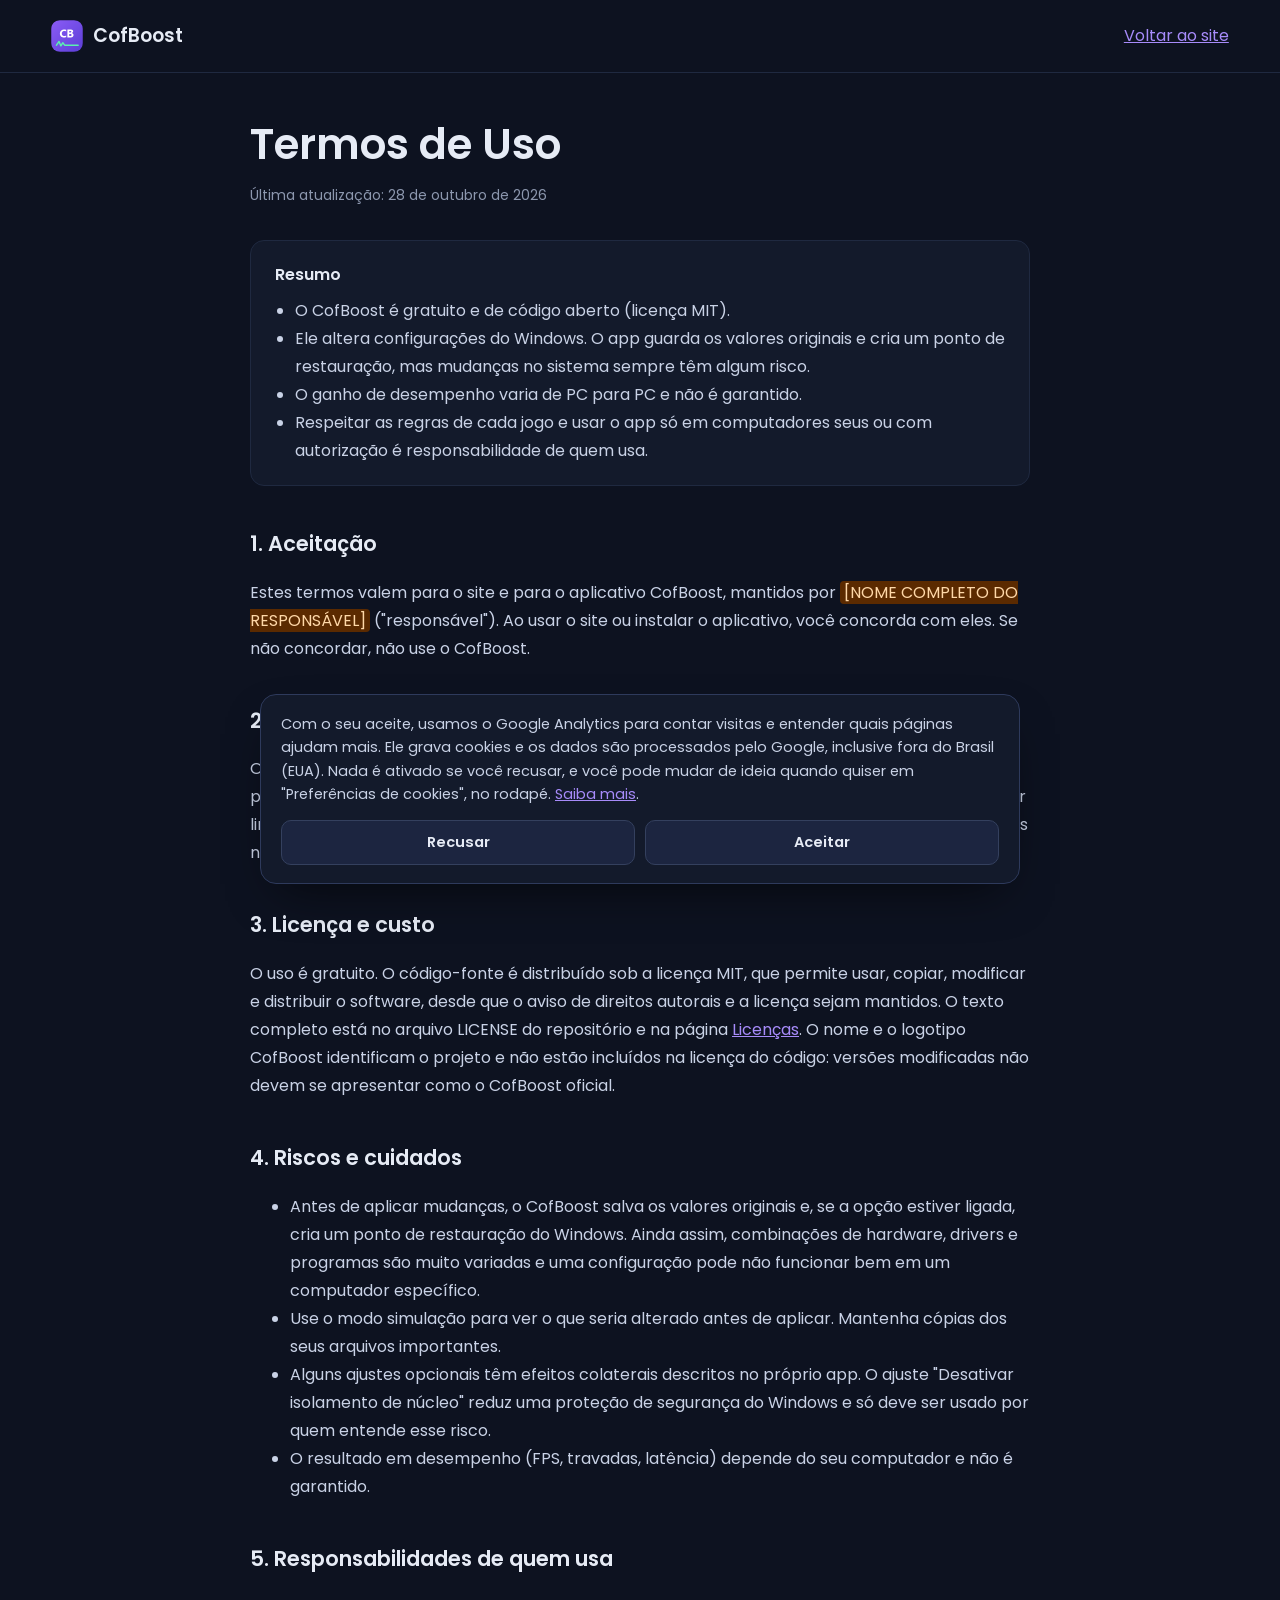
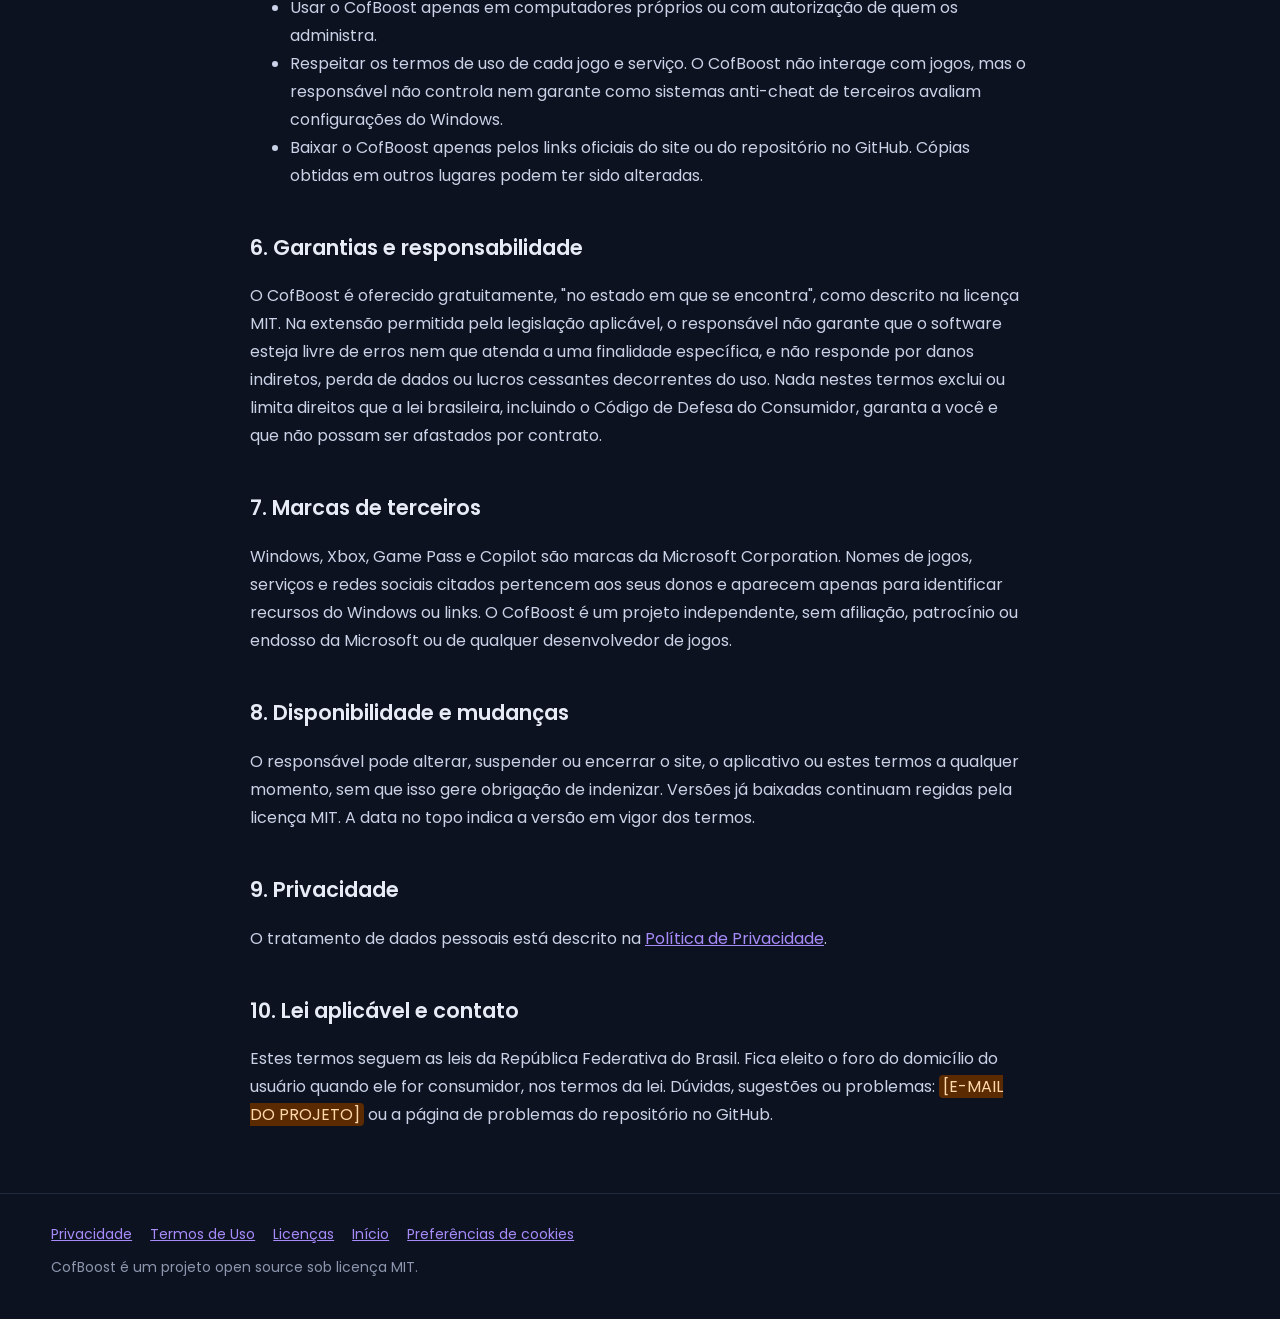
<file: site/termos.html>
<!doctype html>
<html lang="pt-BR">
<head>
<meta charset="utf-8">
<meta name="viewport" content="width=device-width, initial-scale=1">
<title>Termos de Uso | CofBoost</title>
<meta name="description" content="Termos de uso do site e do aplicativo CofBoost.">
<meta name="theme-color" content="#0D1220">
<link rel="icon" href="assets/favicon.png">
<link rel="stylesheet" href="assets/legal.css">
</head>
<body>
<a class="skip" href="#conteudo">Pular para o conteúdo</a>
<header><div class="top"><a class="brand" href="index.html"><img src="assets/favicon.png" alt="" width="32" height="32">CofBoost</a><a href="index.html">Voltar ao site</a></div></header>

<main id="conteudo" tabindex="-1">
  <h1>Termos de Uso</h1>
  <p class="updated">Última atualização: 28 de outubro de 2026</p>

  <div class="summary">
    <strong>Resumo</strong>
    <ul>
      <li>O CofBoost é gratuito e de código aberto (licença MIT).</li>
      <li>Ele altera configurações do Windows. O app guarda os valores originais e cria um ponto de restauração, mas mudanças no sistema sempre têm algum risco.</li>
      <li>O ganho de desempenho varia de PC para PC e não é garantido.</li>
      <li>Respeitar as regras de cada jogo e usar o app só em computadores seus ou com autorização é responsabilidade de quem usa.</li>
    </ul>
  </div>

  <h2>1. Aceitação</h2>
  <p>Estes termos valem para o site e para o aplicativo CofBoost, mantidos por <mark class="todo">[NOME COMPLETO DO RESPONSÁVEL]</mark> ("responsável"). Ao usar o site ou instalar o aplicativo, você concorda com eles. Se não concordar, não use o CofBoost.</p>

  <h2>2. O que é o CofBoost</h2>
  <p>O CofBoost é um aplicativo para Windows 10 e 11 que aplica ajustes oficiais do sistema (registro, plano de energia e serviços) com o objetivo de melhorar a experiência em jogos, além de oferecer limpeza de arquivos temporários e ferramentas de restauração. Ele não modifica arquivos de jogos nem de outros programas.</p>

  <h2>3. Licença e custo</h2>
  <p>O uso é gratuito. O código-fonte é distribuído sob a licença MIT, que permite usar, copiar, modificar e distribuir o software, desde que o aviso de direitos autorais e a licença sejam mantidos. O texto completo está no arquivo LICENSE do repositório e na página <a href="licencas.html">Licenças</a>. O nome e o logotipo CofBoost identificam o projeto e não estão incluídos na licença do código: versões modificadas não devem se apresentar como o CofBoost oficial.</p>

  <h2>4. Riscos e cuidados</h2>
  <ul>
    <li>Antes de aplicar mudanças, o CofBoost salva os valores originais e, se a opção estiver ligada, cria um ponto de restauração do Windows. Ainda assim, combinações de hardware, drivers e programas são muito variadas e uma configuração pode não funcionar bem em um computador específico.</li>
    <li>Use o modo simulação para ver o que seria alterado antes de aplicar. Mantenha cópias dos seus arquivos importantes.</li>
    <li>Alguns ajustes opcionais têm efeitos colaterais descritos no próprio app. O ajuste "Desativar isolamento de núcleo" reduz uma proteção de segurança do Windows e só deve ser usado por quem entende esse risco.</li>
    <li>O resultado em desempenho (FPS, travadas, latência) depende do seu computador e não é garantido.</li>
  </ul>

  <h2>5. Responsabilidades de quem usa</h2>
  <ul>
    <li>Usar o CofBoost apenas em computadores próprios ou com autorização de quem os administra.</li>
    <li>Respeitar os termos de uso de cada jogo e serviço. O CofBoost não interage com jogos, mas o responsável não controla nem garante como sistemas anti-cheat de terceiros avaliam configurações do Windows.</li>
    <li>Baixar o CofBoost apenas pelos links oficiais do site ou do repositório no GitHub. Cópias obtidas em outros lugares podem ter sido alteradas.</li>
  </ul>

  <h2>6. Garantias e responsabilidade</h2>
  <p>O CofBoost é oferecido gratuitamente, "no estado em que se encontra", como descrito na licença MIT. Na extensão permitida pela legislação aplicável, o responsável não garante que o software esteja livre de erros nem que atenda a uma finalidade específica, e não responde por danos indiretos, perda de dados ou lucros cessantes decorrentes do uso. Nada nestes termos exclui ou limita direitos que a lei brasileira, incluindo o Código de Defesa do Consumidor, garanta a você e que não possam ser afastados por contrato.</p>

  <h2>7. Marcas de terceiros</h2>
  <p>Windows, Xbox, Game Pass e Copilot são marcas da Microsoft Corporation. Nomes de jogos, serviços e redes sociais citados pertencem aos seus donos e aparecem apenas para identificar recursos do Windows ou links. O CofBoost é um projeto independente, sem afiliação, patrocínio ou endosso da Microsoft ou de qualquer desenvolvedor de jogos.</p>

  <h2>8. Disponibilidade e mudanças</h2>
  <p>O responsável pode alterar, suspender ou encerrar o site, o aplicativo ou estes termos a qualquer momento, sem que isso gere obrigação de indenizar. Versões já baixadas continuam regidas pela licença MIT. A data no topo indica a versão em vigor dos termos.</p>

  <h2>9. Privacidade</h2>
  <p>O tratamento de dados pessoais está descrito na <a href="privacidade.html">Política de Privacidade</a>.</p>

  <h2>10. Lei aplicável e contato</h2>
  <p>Estes termos seguem as leis da República Federativa do Brasil. Fica eleito o foro do domicílio do usuário quando ele for consumidor, nos termos da lei. Dúvidas, sugestões ou problemas: <mark class="todo">[E-MAIL DO PROJETO]</mark> ou a página de problemas do repositório no GitHub.</p>
</main>

<footer><nav aria-label="Documentos"><a href="privacidade.html">Privacidade</a><a href="termos.html" aria-current="page">Termos de Uso</a><a href="licencas.html">Licenças</a><a href="index.html">Início</a><button type="button" class="js-cookie-prefs linklike" hidden>Preferências de cookies</button></nav>CofBoost é um projeto open source sob licença MIT.</footer>
<script src="assets/consent.js" data-ga-id="G-Y3P20BKMM7" defer></script>
</body>
</html>
</file>
<file: site/assets/legal.css>
/* Estilo das páginas legais (Privacidade, Termos, Licenças). Mesmas cores e fonte do site. */
@font-face { font-family: Poppins; font-weight: 400; font-display: swap; src: url(fonts/poppins-regular.woff2) format("woff2"); }
@font-face { font-family: Poppins; font-weight: 600; font-display: swap; src: url(fonts/poppins-semibold.woff2) format("woff2"); }
:root { --bg: #0d1220; --panel: #131a2b; --line: #1f2940; --ink: #e6ebf5; --muted: #8c97ae; --violet-hi: #a78bfa; --gutter: clamp(20px, 4vw, 64px); }
* { box-sizing: border-box; }
body { margin: 0; background: var(--bg); color: var(--ink); font: 16px/1.75 Poppins, system-ui, sans-serif; -webkit-font-smoothing: antialiased; }
a { color: var(--violet-hi); }
:focus-visible { outline: 2px solid var(--violet-hi); outline-offset: 3px; border-radius: 4px; }
.skip { position: absolute; left: 16px; top: -60px; background: #7c3aed; color: #fff; padding: 10px 16px; border-radius: 10px; font-weight: 600; text-decoration: none; z-index: 10; }
.skip:focus { top: 12px; }
header, footer { padding: 0 var(--gutter); border-color: var(--line); border-style: solid; border-width: 0 0 1px; }
footer { border-width: 1px 0 0; margin-top: 64px; padding-top: 28px; padding-bottom: 40px; color: var(--muted); font-size: 14px; }
footer nav { display: flex; gap: 18px; flex-wrap: wrap; margin-bottom: 8px; }
.top { display: flex; align-items: center; justify-content: space-between; height: 72px; gap: 16px; }
.brand { display: flex; align-items: center; gap: 10px; color: var(--ink); text-decoration: none; font-weight: 600; font-size: 19px; }
.brand img { width: 32px; height: 32px; border-radius: 9px; }
main { max-width: 820px; margin: 0 auto; padding: 48px 20px 0; }
main:focus { outline: none; }
h1 { font-size: clamp(30px, 4vw, 42px); line-height: 1.15; margin: 0 0 8px; font-weight: 600; }
h2 { font-size: 21px; margin: 40px 0 10px; font-weight: 600; }
h3 { font-size: 17px; margin: 24px 0 6px; font-weight: 600; }
p, li { color: #c9d2e6; }
.updated { color: var(--muted); font-size: 14px; margin-bottom: 32px; }
.summary { background: var(--panel); border: 1px solid var(--line); border-radius: 14px; padding: 20px 24px; }
.summary ul { margin: 8px 0 0; padding-left: 20px; }
table { width: 100%; border-collapse: collapse; margin: 12px 0; font-size: 15px; }
th, td { text-align: left; padding: 10px 12px; border-bottom: 1px solid var(--line); vertical-align: top; }
th { color: var(--muted); font-weight: 600; font-size: 14px; }
pre { white-space: pre-wrap; background: var(--panel); border: 1px solid var(--line); border-radius: 12px; padding: 16px; font-size: 13px; color: #c9d2e6; }
mark.todo { background: #5b2a00; color: #ffd8a8; padding: 0 4px; border-radius: 4px; }
@media (max-width: 640px) { table, thead, tbody, tr, th, td { display: block; } thead { display: none; } td { border: 0; padding: 4px 0; } tr { border-bottom: 1px solid var(--line); padding: 10px 0; } }

.linklike { background: none; border: 0; color: var(--violet-hi); font: inherit; padding: 0; text-decoration: underline; cursor: pointer; }
</file>
